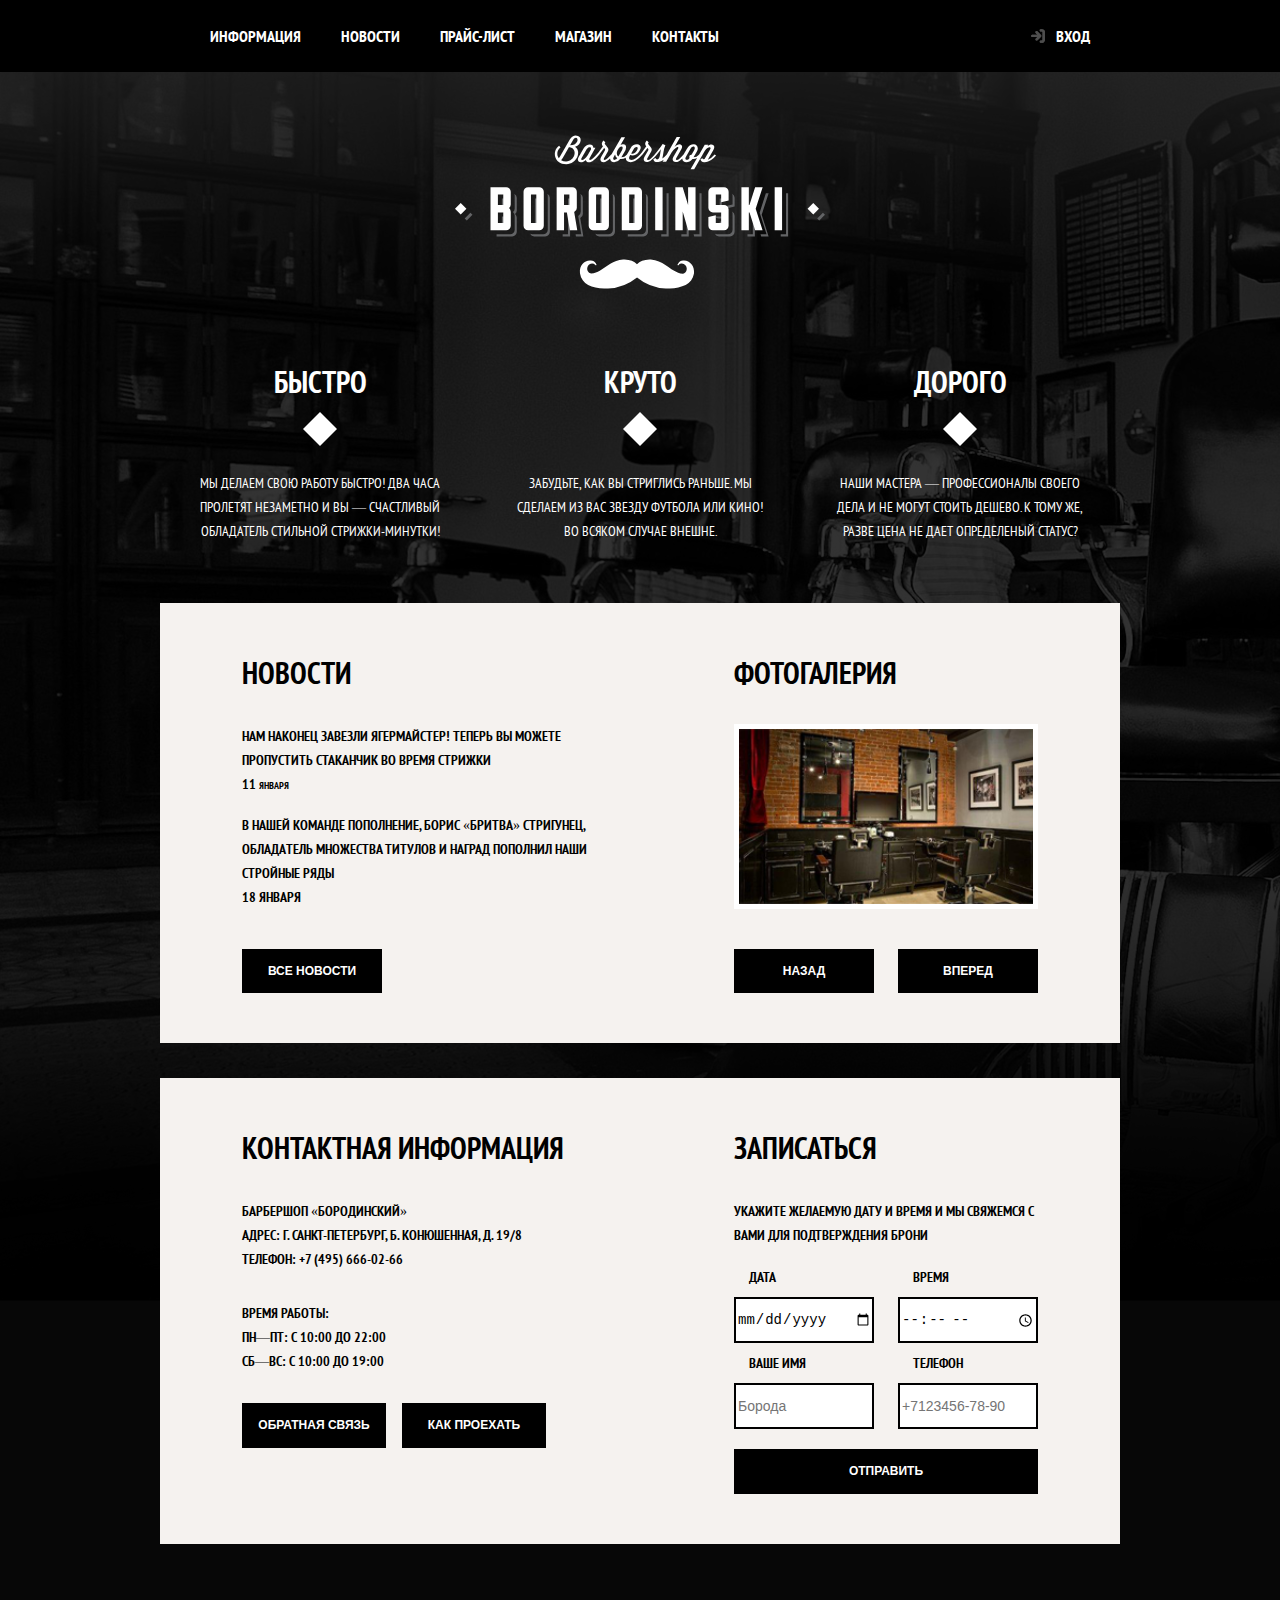
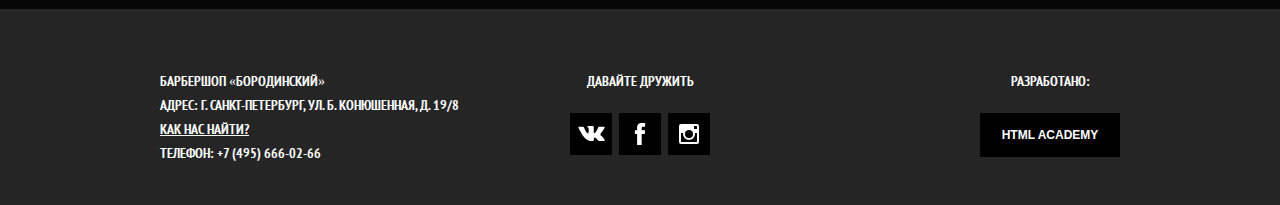
<file: index.html>
<!DOCTYPE html>

<head>
    <title>Barber shop</title>

    <!--Foreign code-->
    <link rel="stylesheet" href="./css/reset/reset.css">
    <link rel="stylesheet" href="./css/boostrap/bootstrap-grid.min.css">

    <!--Elements-->
    <link rel="stylesheet" href="./css/elements/barber-shop-button.css">
    <link rel="stylesheet" href="./css/elements/barber-shop-image.css">
    <link rel="stylesheet" href="./css/elements/barber-shop-form.css">

    <!--Blocks-->
    <link rel="stylesheet" href="./css/blocks/header.css">
    <link rel="stylesheet" href="./css/blocks/hero.css">
    <link rel="stylesheet" href="./css/blocks/comon.css">
    <link rel="stylesheet" href="./css/blocks/footer.css">

    <!--Positioning-->
    <link rel="stylesheet" href="./css/positioning/index.css">

</head>

<body>
    <header class="header">
        <nav class="nav-container">
            <div class="nav-container_left">
                <a href="./Web-page-discription.html" class="header__nav padding">Информация</a>
                <a href="./Web-page-discription.html" class="header__nav padding">Новости</a>
                <a href="./price.html" class="header__nav padding">Прайс-лист</a>
                <a href="./shop.html" class="header__nav padding">Магазин</a>
                <a href="#footer" class="header__nav padding">Контакты</a>
            </div>
            <div class="nav-container_rigt">
                <svg class="header__svg" xmlns="http://www.w3.org/2000/svg" width="16" height="16" viewBox="0 0 16 16">
                    <path d="M7.31 9.06l-.08.07-1.43 1.46a1.24 1.24 0 0 0-.23.32 1.17 1.17 0 0 0 .19 1.33 1.15 1.15 0 0 0 .95.37 1.18 1.18 0 0 0 .79-.37l1.85-1.86 1.72-1.72a1.15 1.15 0 0 0 .19-.27 1.11 1.11 0 0 0 .12-.6 1 1 0 0 0-.21-.58c-.14-.17-.29-.32-.44-.48L7.34 3.34a1.1 1.1 0 0 0-1-.28 1.12 1.12 0 0 0-.7.41 1.14 1.14 0 0 0-.27.67 1.19 1.19 0 0 0 .39 1l1.5 1.5.08.08H2.1a1.21 1.21 0 0 0-.72.42 1.15 1.15 0 0 0-.24 1 1.12 1.12 0 0 0 .39.62 1.14 1.14 0 0 0 .78.29h5zM12.51 8v3.93a.59.59 0 0 1-.26.5.67.67 0 0 1-.41.11h-1.27a1.18 1.18 0 0 0-.66.42 1.17 1.17 0 0 0 .21 1.67 1.1 1.1 0 0 0 .69.24h1a6 6 0 0 0 .64 0 2.32 2.32 0 0 0 .73-.24 3 3 0 0 0 .62-.42 3.14 3.14 0 0 0 .71-.86 2.88 2.88 0 0 0 .35-1.42v-8.2a2.51 2.51 0 0 0-.26-.9 3.05 3.05 0 0 0-.88-1.07 2.88 2.88 0 0 0-1.78-.62h-1.32a1.15 1.15 0 0 0-.65.37 1.12 1.12 0 0 0-.31.73 1.1 1.1 0 0 0 .18.67 1.13 1.13 0 0 0 1 .56h1.18a.62.62 0 0 1 .55.56v3.94z" />
                    <path d="M7.31 9.06h-5a1.14 1.14 0 0 1-.78-.29 1.12 1.12 0 0 1-.39-.62 1.15 1.15 0 0 1 .24-1 1.21 1.21 0 0 1 .72-.45h5.24l-.08-.08-1.5-1.5a1.19 1.19 0 0 1-.39-1 1.14 1.14 0 0 1 .27-.67 1.12 1.12 0 0 1 .7-.41 1.1 1.1 0 0 1 1 .28l3.39 3.38c.15.15.3.31.44.48a1 1 0 0 1 .21.58 1.11 1.11 0 0 1-.12.6 1.15 1.15 0 0 1-.19.27l-1.72 1.75-1.84 1.86a1.18 1.18 0 0 1-.79.37 1.15 1.15 0 0 1-.95-.37 1.17 1.17 0 0 1-.19-1.33 1.24 1.24 0 0 1 .23-.32l1.43-1.44.08-.07z" />
                    <path d="M12.51 8V4.06a.62.62 0 0 0-.51-.57h-1.18a1.13 1.13 0 0 1-1-.56 1.1 1.1 0 0 1-.18-.67 1.12 1.12 0 0 1 .36-.75 1.15 1.15 0 0 1 .65-.37h1.32a2.88 2.88 0 0 1 1.78.62 3.05 3.05 0 0 1 .85 1.04 2.51 2.51 0 0 1 .26.9v8.2a2.88 2.88 0 0 1-.35 1.42 3.14 3.14 0 0 1-.71.86 3 3 0 0 1-.62.42 2.32 2.32 0 0 1-.73.24 5.94 5.94 0 0 1-.64 0h-1a1.1 1.1 0 0 1-.69-.24 1.17 1.17 0 0 1-.21-1.6 1.18 1.18 0 0 1 .66-.42h1.27a.67.67 0 0 0 .41-.11.59.59 0 0 0 .26-.5V8.04z" />
                </svg>
                <a href="#" class="header__nav header__nav_wide">Вход</a>
            </div>
        </nav>
    </header>

    <hearo class="hero">
        <!-- <img class="hero-img" src="../img/png/index-logo.png" alt=""> -->
        <svg class="hero-img" xmlns="http://www.w3.org/2000/svg" viewBox="0 0 369.44 153">
            <path d="M119.86 11.43C127 9 127.59 0 120.51 0c-1.95 0-4.28 1.37-5.88 4.17L105 20.73a13.83 13.83 0 0 1-1.37 2c-2.46-3.39-1.74-8.45 1.71-10.67L104 10.27c-7.46 4.75-5.27 18.48 7.18 18.48 10.6-.01 15.52-12.75 8.68-17.32zM111.07 26a10.23 10.23 0 0 1-5.13-1.23 18.43 18.43 0 0 0 1.78-2.53l6-10.37 1 .1C123 13.72 119.69 26 111.07 26zm3.83-16.21l2.87-4.93c2.6-4.48 5.92-1.85 4.14 1.5-1.37 2.57-3.39 3.36-7.01 3.43z" fill="#fff" />
            <path d="M259.21 19l-.24.27a16.74 16.74 0 0 1-6.5 5c.58-.92 1-1.92 1.47-2.67l3.93-6.74c3.32-5.64-2.05-7.53-5.68-4.28l.72-1.23h-3.56L243.79 19l-.24.27a7.66 7.66 0 0 1-5.37 2.63l3.35-5.78c2.16-3.73.17-7.25-3.18-7.25-2.74 0-4.86 1.09-6.91 4.65l-1.75 3-1.46 2.48-.19.22c-2.57 3-5.06 5.34-6.64 5.34-.79 0-1.23-.55-.41-2l5.13-9c1.54-2.7.07-4.65-1.92-4.65-1.54 0-3.18.85-5 2.7l5.68-9.89h-3.56L211.45 19l-.2.23A22.14 22.14 0 0 1 207 23.1c1.13-3.39.89-8.59 3.08-13.14l-2.67-1.44c-1.47 2-4.69 6.67-7.9 10.43l-.24.27c-2.57 3-5.06 5.34-6.64 5.34-.79 0-1.23-.55-.41-2l3.56-6.23c1.23-2.16.65-3.42-.51-4.82l-2-2.39a1.39 1.39 0 0 1 .09-2l.11-.09-1.85-2c-2 1.81-2.19 3.83-.92 5.47l.3.41c-1.57 2.22-3.69 5.23-6 8l-.24.27c-2.57 3-5.85 5.34-8.35 5.34-2.19 0-3.49-1.37-1.85-4.24l.34-.62c2.29 1 6.6.51 9.27-4.1l.51-.89c1.92-3.28.07-5.75-2.84-5.75a7.53 7.53 0 0 0-6.67 4.11L171.7 19l-.21.24a7.59 7.59 0 0 1-5.37 2.63l3.35-5.78a8.66 8.66 0 0 0 1.34-4.09A3 3 0 0 0 168 8.82h-.41a4.14 4.14 0 0 0-2.33.79l4.52-7.83h-3.63L156.18 19l-.19.21c-2.57 3-5.06 5.34-6.64 5.34-.79 0-1.23-.55-.41-2l3.56-6.23c1.23-2.16.65-3.42-.51-4.82l-2-2.39a1.39 1.39 0 0 1 .1-2l.11-.09-1.85-2c-2 1.81-2.19 3.83-.92 5.47l.31.41c-1.57 2.22-3.7 5.23-6 8l-.24.27c-2.57 3-5.06 5.34-6.64 5.34-.79 0-1.23-.55-.41-2l5.75-10.06h-2A3.7 3.7 0 0 0 134.44 9c-1.92 0-4.58 1.51-6.09 4.11l-5 8.62c-1.51 2.64-.44 5.06 2.43 5.06 1.44 0 3.22-.92 4.93-2.33.17 1.37 1.27 2.33 3.08 2.33 2.94 0 6.33-3.15 9.27-6.57 1.71-2 3-3.76 5.88-7.63l.48.58a1.75 1.75 0 0 1 .21 2l-3.76 6.53c-1.5 2.64-.44 5.06 2.43 5.06 2.06 0 4.34-1.55 6.54-3.65 0 2.43 1.81 3.8 4.11 3.8a7.87 7.87 0 0 0 6-3.3 6 6 0 0 0 .79 0 10.44 10.44 0 0 0 4.72-1.4c-.19 2.57 1.68 4.52 4.82 4.52 4 0 8-3.15 11-6.57 1.71-2 3-3.76 5.88-7.63l.48.58a1.75 1.75 0 0 1 .21 2l-3.76 6.53c-1.51 2.64-.44 5.06 2.43 5.06s6.33-3.15 9.27-6.57c2-2.33 3.8-4.82 5.06-6.5-1.4 3.7-.65 10.33-4 10.33a2 2 0 0 1-1.68-1.3L198 23.82a3.88 3.88 0 0 0 3.9 2.87 9.63 9.63 0 0 0 1-.07h.1a12.54 12.54 0 0 0 5.47-2.36l-1.22 2.12h3.59l5.4-9.41c5.48-6.88 7.9-6 6.36-3.35l-4.62 8c-1.51 2.63-.44 5.06 2.43 5.06 2.07 0 4.35-1.56 6.55-3.67 0 4.54 6.29 5.42 10.15.55h.79a9.8 9.8 0 0 0 3.81-.94l-6.48 11.24h3.59l10.64-18.51c4-5.41 6.47-3.42 5.54-1.81l-5.37 9.31a1.37 1.37 0 0 1-2.57 0l-2 1a3.88 3.88 0 0 0 3.9 2.87h.21c5.17-.1 8.55-3.18 11.46-6.57a2.25 2.25 0 0 0-1.42-1.15zm-81-5c2.05-3.52 5.68-2.94 3.56.75l-.51.89c-1.71 2.91-4 2.84-5.34 2.36zm-45.61 5.61c-2.16 3.39-4.28 5-5.75 5-.79 0-1.23-.55-.41-2l5-8.66c1.92-3.32 5.71-2.46 4 .75zm26.79 4.86a1.33 1.33 0 0 1-1.44-1.37 4 4 0 0 1 .62-1.85l1.25-2.25a5.23 5.23 0 0 0 2.26 3.69 3.34 3.34 0 0 1-2.7 1.74zM163.1 21a3.84 3.84 0 0 1-1.51-3.22c0-2.53 2.46-6.67 4.48-6.67a1.36 1.36 0 0 1 1.34 1.54 4.33 4.33 0 0 1-.68 2.12zm73.08-1.78H236a2.1 2.1 0 0 0-2.09 2.11 2.34 2.34 0 0 0 .34 1.2v.07c-1.68 2.87-5.75 2.33-3.63-1.37l2.7-4.69 1.68-2.92c2.5-4.24 5.92-2.57 3.76 1.13zM-.004 73.257l5.714-5.713 5.712 5.715-5.714 5.712zm352.023.026l5.714-5.713 5.713 5.715-5.715 5.712z" fill="#fff" />
            <path fill="#636466" d="M46.8 73.48h2.08v-8.32h3.27v-2.09H46.8v10.41zM61.69 75V62.32a4.56 4.56 0 0 0-2.56-4.07 4.46 4.46 0 0 1 .48 2v12.68a4.47 4.47 0 0 1-1.66 3.51 5.2 5.2 0 0 1 1.66 3.69v14.1A4.63 4.63 0 0 1 55 98.79H41.49v2.08h15.64a4.63 4.63 0 0 0 4.56-4.56v-14.1A5.19 5.19 0 0 0 60 78.52 4.47 4.47 0 0 0 61.69 75z" />
            <path fill="#636466" d="M46.8 91.34h2.08v-8.39h3.27v-2.08H46.8v10.47zm33.01 0h2.08V65.16h3.27v-2.09h-5.35v28.27z" />
            <path d="M92.14 58.25a4.46 4.46 0 0 1 .48 2v34a4.63 4.63 0 0 1-4.56 4.56H77a4.5 4.5 0 0 1-2-.48 4.56 4.56 0 0 0 4.07 2.56h11.08a4.63 4.63 0 0 0 4.56-4.56v-34a4.57 4.57 0 0 0-2.57-4.08zm20.68 15.23h2.08v-8.32h3.28v-2.09h-5.36v10.41zm12.25 9.04a4.47 4.47 0 0 0 2.59-4.06V62.32a4.56 4.56 0 0 0-2.57-4.1 4.55 4.55 0 0 1 .48 2v16.15a4.46 4.46 0 0 1-2.57 4.07l3.08 18.35h-5.68l.35 2.08h7.39zm-9.42-1.65h-2.83v17.92h-5.31v2.09h7.39V82.95h1.1l-.35-2.08zm29.19 10.47h2.09V65.16h3.27v-2.09h-5.36v28.27z" fill="#636466" />
            <path d="M157.18 58.25a4.45 4.45 0 0 1 .48 2v34a4.63 4.63 0 0 1-4.56 4.56H142a4.49 4.49 0 0 1-2-.48 4.56 4.56 0 0 0 4.07 2.56h11.09a4.63 4.63 0 0 0 4.56-4.56v-34a4.57 4.57 0 0 0-2.54-4.08zm20.67 33.09h2.09V65.16h3.27v-2.09h-5.36v28.27z" fill="#636466" />
            <path d="M190.19 58.25a4.46 4.46 0 0 1 .48 2v34a4.63 4.63 0 0 1-4.56 4.56h-13.56v2.08h15.64a4.63 4.63 0 0 0 4.56-4.56v-34a4.57 4.57 0 0 0-2.56-4.08zm21.05-.48v41.02h-5.31v2.09h7.39V57.77h-2.08zm32.88 0v41.02h-5.9l.59 2.09h7.4V57.77h-2.09zm-12.81 22.18v18.84h-5.3v2.09h7.39V87.19l-2.09-7.24zM263.58 83h6.11v-2.13h-8.19a4.51 4.51 0 0 1-2-.48 4.53 4.53 0 0 0 4.08 2.61zm2.83 2.73l-2.09.48v5.13h2.09v-5.61zm10.25-27.48a4.46 4.46 0 0 1 .48 2V69l-5.37 1.24v2.56l7.45-1.73v-8.75a4.56 4.56 0 0 0-2.56-4.07z" fill="#636466" />
            <path d="M276.66 76.05a4.46 4.46 0 0 1 .48 2v16.2a4.63 4.63 0 0 1-4.56 4.56h-11.09a4.5 4.5 0 0 1-2-.48 4.56 4.56 0 0 0 4.07 2.56h11.08a4.63 4.63 0 0 0 4.56-4.56V80.12a4.56 4.56 0 0 0-2.54-4.07zm-12.34-12.98v10.41h2.09v-8.32h3.27v-2.09h-5.36zm33.69 17.8h-.68v17.92h-5.3v2.09h7.39V85.35l-1.41-4.48zm15.14-23.1h-2.75l-6.23 19.41 6.9 21.61h-6.01l.58 1.84.06.25h7.45l-6.9-21.62 6.9-21.49zm17.38 0v41.02h-5.3v2.09h7.38V57.77h-2.08z" fill="#636466" />
            <path d="M167.9 123.85h1.41c5.43.28 9.69 1.73 12.39 4.72 2.74-3 7-4.46 12.46-4.72h1.35c12.11.82 17.63 9.5 27.3 13.19a11.12 11.12 0 0 0 4.79 1c2.48-.27 4.06-2.78 3.74-5.58-.34-3-3.28-5.61-6.56-4.17a4.32 4.32 0 0 0-1.17.8c-.25.23-.53.83-1.17.61-.6-.5 0-1.23.31-1.65a6 6 0 0 1 6.07-3c5.63.4 10.67 5.34 9.81 12.82C236.71 149 226.53 152 214.46 153h-3.93a48.28 48.28 0 0 1-28.77-11 49.07 49.07 0 0 1-28.9 11H149c-12.16-1.07-22.44-4-24.23-15.46-.68-8.16 4.18-12.17 9.82-12.58a6.11 6.11 0 0 1 6.14 3c.28.46.8 1.17.31 1.72-.61.11-.91-.37-1.17-.61a4 4 0 0 0-2.82-1.23c-3.86-.14-6.08 4.15-4.54 7.61a4.33 4.33 0 0 0 3.37 2.52 11.69 11.69 0 0 0 4.79-1 23.84 23.84 0 0 0 3.87-1.9c7.35-4.26 13.1-10.31 23.36-11.22z" fill="#fff" />
            <path fill="#636466" d="M361.634 82.906l5.713-5.714 2.086 2.085-5.713 5.715zM9.667 82.95l5.713-5.714 2.086 2.086-5.713 5.713z" />
            <path d="M55.65 69A4.47 4.47 0 0 1 54 72.48a5.2 5.2 0 0 1 1.66 3.69v14.1a4.63 4.63 0 0 1-4.56 4.56H35.45V51.72h15.64a4.59 4.59 0 0 1 4.56 4.56zm-7.45-9.89h-5.36v10.41h5.36zm0 17.8h-5.36v10.47h5.36zm35.9-25.19a4.59 4.59 0 0 1 4.56 4.56v34a4.63 4.63 0 0 1-4.56 4.56H73a4.59 4.59 0 0 1-4.56-4.56v-34A4.55 4.55 0 0 1 73 51.72h11.1zm-2.9 7.39h-5.35v28.27h5.36zm33.51 35.72l-3-17.92h-2.83v17.92h-7.39V51.72h15.64a4.53 4.53 0 0 1 4.5 4.56v16.14a4.47 4.47 0 0 1-2.63 4.06l3.08 18.35zm-.49-35.72h-5.36v10.41h5.36zm34.92-7.39a4.59 4.59 0 0 1 4.56 4.56v34a4.63 4.63 0 0 1-4.56 4.56h-11.08a4.59 4.59 0 0 1-4.56-4.56v-34a4.55 4.55 0 0 1 4.5-4.56h11.1zm-2.9 7.39h-5.36v28.27h5.36zm35.91-7.39a4.59 4.59 0 0 1 4.56 4.56v34a4.63 4.63 0 0 1-4.56 4.56h-15.64V51.72zm-2.89 7.39h-5.36v28.27h5.36zm20.63-7.39h7.39v43.11h-7.39zm40.28 0v43.11h-7.39L227.36 76v18.83H220V51.72h7.33l5.42 17.67V51.72zm28.45 17.8a4.59 4.59 0 0 1 4.56 4.56v16.2a4.63 4.63 0 0 1-4.56 4.56h-11.08a4.59 4.59 0 0 1-4.54-4.56v-8.87l7.39-1.72v7.7h5.36V76.91h-8.19a4.55 4.55 0 0 1-4.56-4.54V56.28a4.55 4.55 0 0 1 4.54-4.56h11.1a4.59 4.59 0 0 1 4.56 4.56V65l-7.45 1.73v-7.62h-5.36v10.41zm31.6 3.7l6.9 21.62h-7.45l-.06-.25-5.54-17.67h-.68v17.91H286V51.72h7.39v17.8h.61l5.67-17.8h7.51zm18.97-21.5h7.39v43.11h-7.39z" fill="#fff" />
        </svg>
        <ul class="hero-container">
            <li class="hero-block">
                <div class="hero-block__header">Быстро</div>
                <div class="hero-block__squire"></div>
                <p class="hero-block__text">МЫ ДЕЛАЕМ СВОЮ РАБОТУ БЫСТРО! ДВА ЧАСА ПРОЛЕТЯТ НЕЗАМЕТНО И ВЫ — СЧАСТЛИВЫЙ ОБЛАДАТЕЛЬ СТИЛЬНОЙ СТРИЖКИ-МИНУТКИ!</p>
            </li>
            <li class="hero-block">
                <div class="hero-block__header">Круто</div>
                <div class="hero-block__squire"></div>
                <p class="hero-block__text">ЗАБУДЬТЕ, КАК ВЫ СТРИГЛИСЬ РАНЬШЕ. МЫ СДЕЛАЕМ ИЗ ВАС ЗВЕЗДУ ФУТБОЛА ИЛИ КИНО! ВО ВСЯКОМ СЛУЧАЕ ВНЕШНЕ.</p>
            </li>
            <li class="hero-block">
                <div class="hero-block__header">Дорого</div>
                <div class="hero-block__squire"></div>
                <p class="hero-block__text">НАШИ МАСТЕРА — ПРОФЕССИОНАЛЫ СВОЕГО ДЕЛА И НЕ МОГУТ СТОИТЬ ДЕШЕВО. К ТОМУ ЖЕ, РАЗВЕ ЦЕНА НЕ ДАЕТ ОПРЕДЕЛЕНЫЙ СТАТУС?</p>
            </li>
        </ul>
    </hearo>

    <!--news-->
    <div class="common news">
        <div class="common-container container g-0 news-container">
            <div class="row">
                <div class="col-5 offset-1">
                    <h2 class="common-header col">Новости</h2>
                </div>
                <div class="col-4 offset-1">
                    <h2 class="common-header col">Фотогалерия</h2>
                </div>
            </div>
            <div class="row">
                <div class="col-5 offset-1">
                    <div class="news-text-gap">
                        <p class="common-text">НАМ НАКОНЕЦ ЗАВЕЗЛИ ЯГЕРМАЙСТЕР! ТЕПЕРЬ ВЫ МОЖЕТЕ ПРОПУСТИТЬ СТАКАНЧИК ВО ВРЕМЯ СТРИЖКИ</p>
                        <div class="common-text">11 <span class="common-text_small">января</span></div>
                    </div>
                    <div class=>
                        <p class="common-text">В НАШЕЙ КОМАНДЕ ПОПОЛНЕНИЕ, БОРИС «БРИТВА» СТРИГУНЕЦ, ОБЛАДAТЕЛЬ МНОЖЕСТВА ТИТУЛОВ И НАГРАД ПОПОЛНИЛ НАШИ СТРОЙНЫЕ РЯДЫ</p>
                        <div class="common-text">18 <span class="common-text-small">января</span></div>
                    </div>
                </div>
                <div class="col-4 offset-1">
                    <img class="barber-shop-image" src="./img/png/info.png" alt="info image">
                </div>
            </div>
            <div class="row news-button-gap">
                <div class="col-2 offset-1">
                    <button class="button">Все новости</button>
                </div>
                <div class="col-2 offset-4">
                    <button class="button">Назад</button>
                </div>
                <div class="col-2">
                    <button class="button">Вперед</button>
                </div>
            </div>
        </div>
    </div>

    <!-- contact us -->
    <div class="common contact-us">
        <div class="common-container container g-0">
            <div class="row">
                <div class="col-5 offset-1">
                    <h2 class="common-header">Контактная информация</h2>
                </div>
                <div class="col-4 offset-1">
                    <h2 class="common-header">Записаться</h2>
                </div>
            </div>
            <div class="row">
                <div class="col-4 offset-1">
                    <div class="common-text form-text-gep">
                        <div>БАРБЕРШОП «БОРОДИНСКИЙ»</div>
                        <div>АДРЕС: Г. САНКТ-ПЕТЕРБУРГ, Б. КОНЮШЕННАЯ, Д. 19/8</div>
                        <div>ТЕЛЕФОН: +7 (495) 666-02-66</div>
                    </div>
                    <div class="common-text form-text-gep">
                        <div>ВРЕМЯ РАБОТЫ:</div>
                        <div>ПН—ПТ: С 10:00 ДО 22:00</div>
                        <div>СБ—ВС: С 10:00 ДО 19:00</div>
                    </div>
                    <div class="row g-3">
                        <div class="col">
                            <button class="button">Обратная связь</button>
                        </div>
                        <div class="col">
                            <button class="button">Как проехать</button>
                        </div>
                    </div>
                </div>

                <div class="col-4 offset-2">
                    <p class="common-text form-text-gep_small">УКАЖИТЕ ЖЕЛАЕМУЮ ДАТУ И ВРЕМЯ И МЫ СВЯЖЕМСЯ С ВАМИ ДЛЯ ПОДТВЕРЖДЕНИЯ БРОНИ</p>
                    <form action="">
                        <div class="row">
                            <div class="col">
                                <label class="barber-shop-labal" for="date">Дата</label>
                                <input class="barber-shop-form" type="date" name="date" id="date" placeholder="08.10.2017">
                            </div>
                            <div class="col">
                                <label class="barber-shop-labal" for="time">Время</label>
                                <input class="barber-shop-form" type="time" name="time" id="time" placeholder="10:00">
                            </div>
                        </div>

                        <div class="row">
                            <div class="col">
                                <label class="barber-shop-labal" for="name">Ваше имя</label>
                                <input class="barber-shop-form" type="text" name="name" id="name" placeholder="Борода">
                            </div>
                            <div class="col">
                                <label class="barber-shop-labal" for="phone">Телефон</label>
                                <input class="barber-shop-form" type="tel" name="phone number" id="phone" placeholder="+7123456-78-90" pattern="+[0-9]{1} [0-9]{3} [0-9]{3}-[0-9]{2}-[0-9]{2}">
                            </div>
                        </div>

                        <div class="row">
                            <div class="col">
                                <input class="button form-button-gap" type="submit" value="Отправить">
                            </div>
                        </div>
                    </form>
                </div>

            </div>
        </div>
    </div>

    <!-- Footer -->
    <footer id="footer" class="footer">
        <div class="footer-container container ">
            <div class="row">
                <div class="col-5">
                    <div>
                        <ul>
                            <li>БАРБЕРШОП «БОРОДИНСКИЙ»</li>
                            <li>АДРЕС: Г. САНКТ-ПЕТЕРБУРГ, УЛ. Б. КОНЮШЕННАЯ, Д. 19/8</li>
                            <li class="footer-text_underline">КАК НАС НАЙТИ?</li>
                            <li>ТЕЛЕФОН: +7 (495) 666-02-66</li>
                        </ul>
                    </div>
                </div>

                <div class="col-2">
                    <div>
                        <div class="footer-text_center">Давайте дружить</div>
                        <ul class="footer-icon-container footer-button-gap">
                            <li class="icon-squire">
                                <svg width="27" height="15" viewBox="0 0 26.14 14.91">
                                    <path d="M26 13.47l-.09-.17a13.55 13.55 0 0 0-2.6-3q-.87-.83-1.1-1.12A1 1 0 0 1 22 8a10.27 10.27 0 0 1 1.22-1.78l.88-1.16q2.35-3.13 2-4L26 .94a.8.8 0 0 0-.4-.22 2.14 2.14 0 0 0-.87 0h-3.92a.51.51 0 0 0-.27 0h-.3a.6.6 0 0 0-.15.14.93.93 0 0 0-.14.24 22.22 22.22 0 0 1-1.46 3.06q-.5.84-.93 1.46a7 7 0 0 1-.71.91 4.94 4.94 0 0 1-.52.47q-.23.18-.35.15l-.23-.05a.9.9 0 0 1-.31-.33 1.49 1.49 0 0 1-.16-.53V1.6a3.14 3.14 0 0 0 0-.62 2.12 2.12 0 0 0-.14-.44.73.73 0 0 0-.28-.33 1.57 1.57 0 0 0-.46-.18A9 9 0 0 0 12.57 0a8.93 8.93 0 0 0-3.25.33 1.83 1.83 0 0 0-.52.41q-.25.3-.07.33a1.67 1.67 0 0 1 1.16.59l.08.16a2.6 2.6 0 0 1 .19.63 6.32 6.32 0 0 1 .12 1 10.59 10.59 0 0 1 0 1.7q-.07.71-.13 1.1a2.21 2.21 0 0 1-.18.64 2.69 2.69 0 0 1-.16.3l-.07.07a1 1 0 0 1-.37.07.86.86 0 0 1-.46-.19 3.27 3.27 0 0 1-.56-.52 7 7 0 0 1-.66-.93q-.37-.6-.76-1.42l-.22-.39q-.2-.38-.56-1.11t-.62-1.43A.9.9 0 0 0 5.2.9h-.07a.93.93 0 0 0-.22-.16A1.44 1.44 0 0 0 4.6.65L.87.68A1 1 0 0 0 .1.94L0 1a.44.44 0 0 0 0 .22 1.08 1.08 0 0 0 .08.37Q.9 3.53 1.86 5.31t1.66 2.87Q4.23 9.27 5 10.24t1 1.24l.37.41.34.33a8.06 8.06 0 0 0 1 .78 16.34 16.34 0 0 0 1.4.9 7.6 7.6 0 0 0 1.79.72 6.19 6.19 0 0 0 2 .22h1.57a1.08 1.08 0 0 0 .72-.3l.05-.07a.9.9 0 0 0 .1-.25 1.38 1.38 0 0 0 0-.37 4.48 4.48 0 0 1 .09-1.05 2.77 2.77 0 0 1 .23-.71 1.74 1.74 0 0 1 .29-.4 1.19 1.19 0 0 1 .23-.2h.11a.86.86 0 0 1 .77.21 4.52 4.52 0 0 1 .83.79q.39.47.93 1.05a6.41 6.41 0 0 0 1 .87l.27.16a3.31 3.31 0 0 0 .71.3 1.53 1.53 0 0 0 .76.07l3.48-.05a1.58 1.58 0 0 0 .8-.17.68.68 0 0 0 .34-.37 1.06 1.06 0 0 0 0-.46 1.71 1.71 0 0 0-.1-.36z" />
                                </svg>
                            </li>
                            <li class="icon-squire">
                                <svg xmlns="http://www.w3.org/2000/svg" width="12" height="22" viewBox="0 0 10.15 21.74">
                                    <path d="M3.34 1.12A4.77 4.77 0 0 1 6.53 0h3.61v3.81H7.81a1.07 1.07 0 0 0-1.09.83v2.55h3.42c-.08 1.23-.24 2.45-.41 3.67h-3v10.87H2.21V10.86H0V7.21h2.19V3.66a3.83 3.83 0 0 1 1.15-2.54z" />
                                </svg>
                            </li>
                            <li class="icon-squire">
                                <svg xmlns="http://www.w3.org/2000/svg" width="20" height="20" viewBox="0 0 20 20">
                                    <path d="M18 0H2a2 2 0 0 0-2 2v16a2 2 0 0 0 2 2h16a2 2 0 0 0 2-2V2a2 2 0 0 0-2-2zm-8 6a4 4 0 1 1-4 4 4 4 0 0 1 4-4zM2.5 18a.47.47 0 0 1-.5-.5V9h2.1a3.4 3.4 0 0 0-.1 1 6 6 0 1 0 12 0 3.4 3.4 0 0 0-.1-1H18v8.5a.47.47 0 0 1-.5.5zM18 4.5a.47.47 0 0 1-.5.5h-2a.47.47 0 0 1-.5-.5v-2a.47.47 0 0 1 .5-.5h2a.47.47 0 0 1 .5.5z" />
                                </svg>
                            </li>
                        </ul>
                    </div>
                </div>

                <div class="col-2 offset-3">
                    <div>
                        <div class="footer-text_center">Разработано:</div>
                        <button class="button button_invert footer-button-gap">Html Academy</button>
                    </div>
                </div>
            </div>
        </div>
    </footer>

</body>
</file>
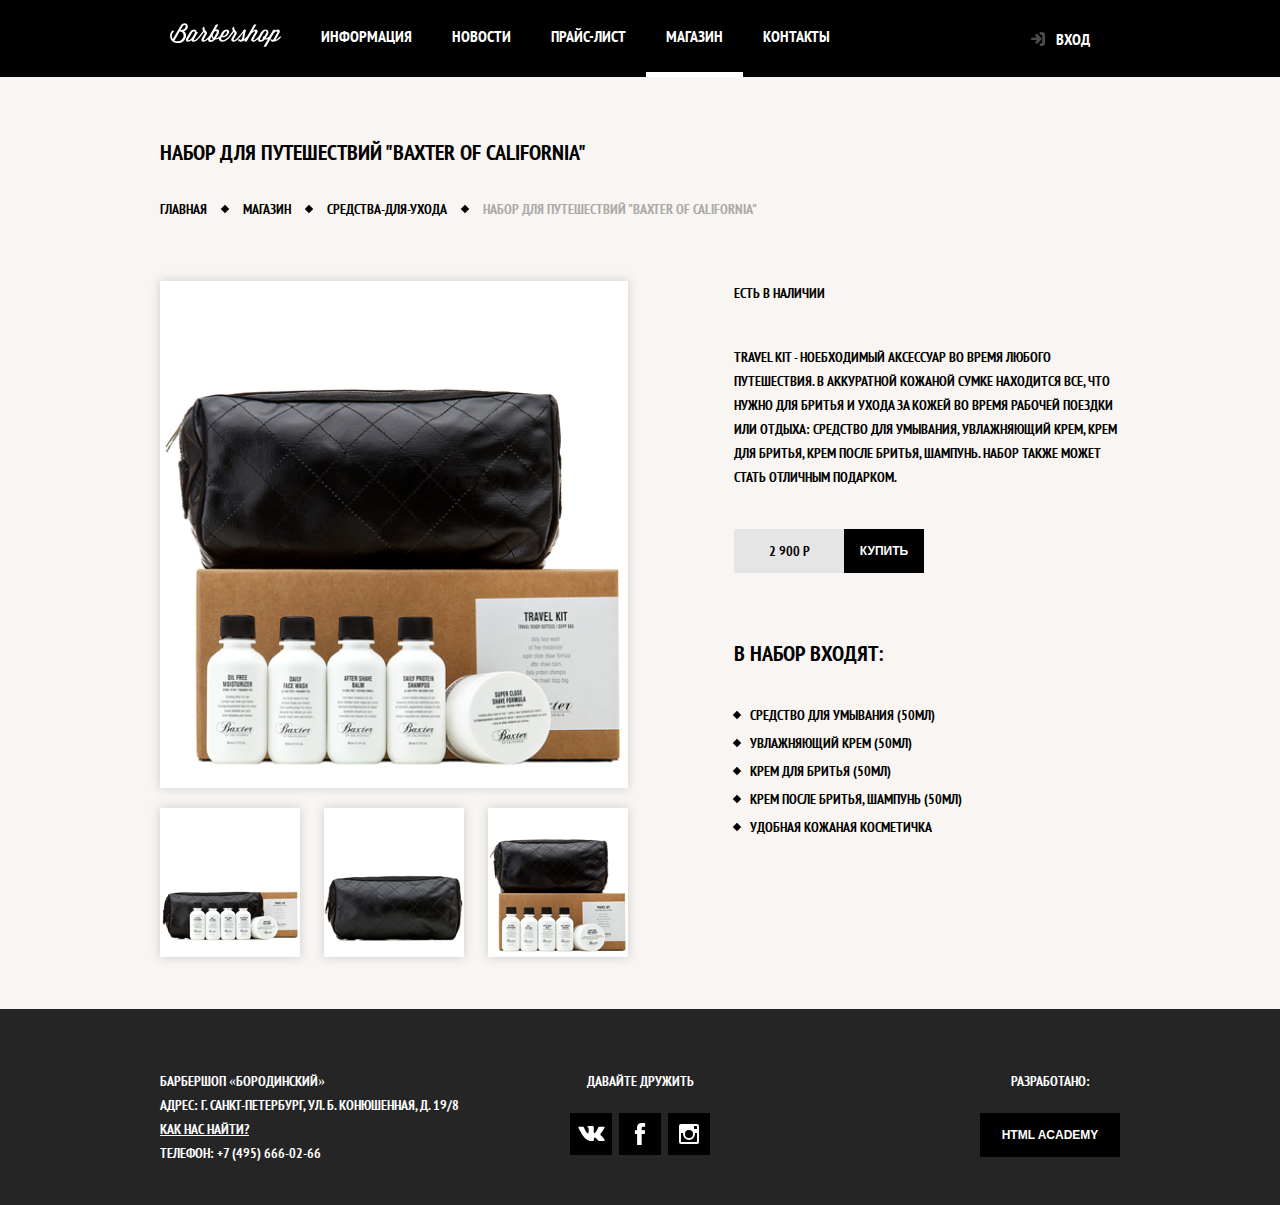
<file: item.htm>
<!DOCTYPE html>

<head>
    <title>Barber shop</title>

    <!--Foreign code-->
    <link rel="stylesheet" href="./css/reset/reset.css">
    <link rel="stylesheet" href="./css/boostrap/bootstrap-grid.min.css">

    <!--Elements-->
    <link rel="stylesheet" href="./css/elements/barber-shop-button.css">
    <link rel="stylesheet" href="./css/elements/barfer-shop-font.css">

    <!--Blocks-->
    <link rel="stylesheet" href="./css/blocks/header.css">
    <link rel="stylesheet" href="./css/blocks/footer.css">
    <link rel="stylesheet" href="./css/blocks/landing-page.css">
    <link rel="stylesheet" href="./css/blocks/barbershop-goods.css">

    <!--Positioning-->
    <link rel="stylesheet" href="./css/positioning/items.css">
</head>

<body>

    <!--header-->
    <header class="header">
        <nav class="nav-container move-left">
            <div class="nav-container_left">
                <a href="./index.html" class="header__nav padding nav_logo"><svg xmlns="http://www.w3.org/2000/svg" width="111" height="24" viewBox="0 0 111 24">
                        <path d="M13.93 8.17c5-1.67 5.34-7.88.45-7.88a5.06 5.06 0 0 0-4.06 2.88l-6.6 11.42A9.54 9.54 0 0 1 2.77 16 5.24 5.24 0 0 1 4 8.62L3 7.37c-5.14 3.28-3.63 12.75 5 12.75 7.26 0 10.66-8.81 5.93-11.95zM7.87 18.23a7.06 7.06 0 0 1-3.54-.85 12.72 12.72 0 0 0 1.23-1.75l4.13-7.15.66.07c5.76 1.21 3.47 9.68-2.48 9.68zM10.51 7l2-3.4c1.79-3.09 4.08-1.27 2.85 1C14.41 6.45 13 7 10.51 7z" fill="#fff" />
                        <path d="M110.08 13.37l-.17.19a11.55 11.55 0 0 1-4.49 3.44c.4-.64.71-1.32 1-1.84l2.71-4.65c2.29-3.89-1.42-5.19-3.92-2.95l.5-.85h-2.46l-3.84 6.66-.17.19a5.29 5.29 0 0 1-3.71 1.82l2.32-4c1.49-2.57.12-5-2.2-5-1.89 0-3.35.76-4.77 3.21l-1.2 2.1-1 1.72-.13.15c-1.77 2.05-3.49 3.68-4.58 3.68-.54 0-.85-.38-.28-1.34l3.54-6.21c1.06-1.87 0-3.21-1.32-3.21a5 5 0 0 0-3.42 1.87l3.92-6.82H84L77.13 13.4l-.14.16A15.28 15.28 0 0 1 74 16.22c.78-2.34.62-5.92 2.13-9.07l-1.85-1c-1 1.39-3.23 4.6-5.45 7.2l-.17.19c-1.77 2.05-3.49 3.68-4.58 3.68-.54 0-.85-.38-.28-1.34l2.46-4.3a2.51 2.51 0 0 0-.35-3.33l-1.34-1.63a1 1 0 0 1 .14-1.42l-1.27-1.39C62 5.06 61.92 6.45 62.8 7.59l.21.28c-1.09 1.53-2.55 3.61-4.15 5.5l-.17.19c-1.77 2.05-4 3.68-5.76 3.68-1.51 0-2.41-.94-1.28-2.93l.24-.42c1.58.66 4.56.35 6.4-2.83l.35-.61c1.32-2.27 0-4-2-4a5.19 5.19 0 0 0-4.6 2.83l-2.34 4.11-.15.17a5.24 5.24 0 0 1-3.71 1.82l2.31-4a6 6 0 0 0 .92-2.81 2.1 2.1 0 0 0-2.22-2.2 2.86 2.86 0 0 0-1.6.54l3.12-5.41h-2.5L39 13.41l-.13.15c-1.77 2.05-3.49 3.68-4.58 3.68-.54 0-.85-.38-.28-1.34l2.45-4.3a2.51 2.51 0 0 0-.35-3.33l-1.38-1.65a1 1 0 0 1 .14-1.42L33.6 3.81c-1.39 1.25-1.51 2.64-.6 3.78l.21.28c-1.09 1.53-2.55 3.61-4.15 5.5l-.17.19c-1.77 2.05-3.49 3.68-4.58 3.68-.54 0-.85-.38-.28-1.34L28 9h-1.43A2.55 2.55 0 0 0 24 6.48a5.45 5.45 0 0 0-4.2 2.83l-3.44 5.95c-1 1.82-.31 3.49 1.68 3.49a6 6 0 0 0 3.4-1.6 1.9 1.9 0 0 0 2.13 1.6c2 0 4.36-2.17 6.4-4.53C31.13 12.85 32 11.62 34 9l.32.4a1.21 1.21 0 0 1 .14 1.39l-2.6 4.51c-1 1.82-.31 3.49 1.68 3.49 1.43 0 3-1.07 4.51-2.52a2.58 2.58 0 0 0 2.83 2.62 5.43 5.43 0 0 0 4.18-2.29 4.16 4.16 0 0 0 .54 0 7.2 7.2 0 0 0 3.26-1c-.13 1.77 1.16 3.12 3.33 3.12 2.79 0 5.55-2.17 7.58-4.53 1.18-1.37 2.1-2.6 4.06-5.26l.33.4a1.21 1.21 0 0 1 .14 1.39l-2.6 4.51c-1 1.82-.31 3.49 1.68 3.49s4.36-2.17 6.4-4.53c1.39-1.6 2.62-3.33 3.49-4.48-1 2.55-.45 7.13-2.78 7.13a1.37 1.37 0 0 1-1.16-.9l-1.53.8a2.67 2.67 0 0 0 2.68 2 6.65 6.65 0 0 0 .68 0h.07A8.61 8.61 0 0 0 75 17.06l-.84 1.47h2.48L80.38 12c3.78-4.74 5.46-4.13 4.39-2.31l-3.19 5.55c-1 1.81-.3 3.49 1.68 3.49 1.43 0 3-1.07 4.52-2.53 0 3.13 4.34 3.74 7 .38h.54A6.77 6.77 0 0 0 98 16l-4.47 7.75H96l7.34-12.77c2.74-3.73 4.46-2.36 3.82-1.25l-3.71 6.42a1 1 0 0 1-1.77 0l-1.39.66a2.67 2.67 0 0 0 2.69 2h.14c3.56-.07 5.9-2.2 7.91-4.53a1.54 1.54 0 0 0-.95-.91zm-55.9-3.45c1.42-2.43 3.92-2 2.45.52l-.35.61c-1.18 2-2.76 2-3.68 1.63zm-31.46 3.87c-1.49 2.34-3 3.45-4 3.45-.54 0-.85-.38-.28-1.34l3.42-6c1.32-2.29 3.94-1.7 2.74.52zm18.48 3.35a.92.92 0 0 1-1-.94 2.76 2.76 0 0 1 .43-1.27l.87-1.51A3.61 3.61 0 0 0 43.06 16a2.3 2.3 0 0 1-1.86 1.14zm2.57-2.38a2.65 2.65 0 0 1-1-2.22c0-1.75 1.7-4.6 3.09-4.6A.94.94 0 0 1 46.75 9a3 3 0 0 1-.47 1.46zm50.42-1.23h-.12A1.45 1.45 0 0 0 92.63 15a1.62 1.62 0 0 0 .24.83c-1.16 2-4 1.6-2.5-.94l1.87-3.23 1.18-2c1.72-2.93 4.08-1.77 2.6.78z" fill="#fff" />
                    </svg> </a>
                <a href="./Web-page-discription.html" class="header__nav padding">Информация</a>
                <a href="./Web-page-discription.html" class="header__nav padding">Новости</a>
                <a href="./price.html" class="header__nav padding">Прайс-лист</a>
                <a href="./shop.html" class="header__nav padding nav-current">Магазин</a>
                <a href="#footer" class="header__nav padding">Контакты</a>
            </div>
            <div class="nav-container_rigt move-right">
                <svg class="header__svg" xmlns="http://www.w3.org/2000/svg" width="16" height="16" viewBox="0 0 16 16">
                    <path d="M7.31 9.06l-.08.07-1.43 1.46a1.24 1.24 0 0 0-.23.32 1.17 1.17 0 0 0 .19 1.33 1.15 1.15 0 0 0 .95.37 1.18 1.18 0 0 0 .79-.37l1.85-1.86 1.72-1.72a1.15 1.15 0 0 0 .19-.27 1.11 1.11 0 0 0 .12-.6 1 1 0 0 0-.21-.58c-.14-.17-.29-.32-.44-.48L7.34 3.34a1.1 1.1 0 0 0-1-.28 1.12 1.12 0 0 0-.7.41 1.14 1.14 0 0 0-.27.67 1.19 1.19 0 0 0 .39 1l1.5 1.5.08.08H2.1a1.21 1.21 0 0 0-.72.42 1.15 1.15 0 0 0-.24 1 1.12 1.12 0 0 0 .39.62 1.14 1.14 0 0 0 .78.29h5zM12.51 8v3.93a.59.59 0 0 1-.26.5.67.67 0 0 1-.41.11h-1.27a1.18 1.18 0 0 0-.66.42 1.17 1.17 0 0 0 .21 1.67 1.1 1.1 0 0 0 .69.24h1a6 6 0 0 0 .64 0 2.32 2.32 0 0 0 .73-.24 3 3 0 0 0 .62-.42 3.14 3.14 0 0 0 .71-.86 2.88 2.88 0 0 0 .35-1.42v-8.2a2.51 2.51 0 0 0-.26-.9 3.05 3.05 0 0 0-.88-1.07 2.88 2.88 0 0 0-1.78-.62h-1.32a1.15 1.15 0 0 0-.65.37 1.12 1.12 0 0 0-.31.73 1.1 1.1 0 0 0 .18.67 1.13 1.13 0 0 0 1 .56h1.18a.62.62 0 0 1 .55.56v3.94z" />
                    <path d="M7.31 9.06h-5a1.14 1.14 0 0 1-.78-.29 1.12 1.12 0 0 1-.39-.62 1.15 1.15 0 0 1 .24-1 1.21 1.21 0 0 1 .72-.45h5.24l-.08-.08-1.5-1.5a1.19 1.19 0 0 1-.39-1 1.14 1.14 0 0 1 .27-.67 1.12 1.12 0 0 1 .7-.41 1.1 1.1 0 0 1 1 .28l3.39 3.38c.15.15.3.31.44.48a1 1 0 0 1 .21.58 1.11 1.11 0 0 1-.12.6 1.15 1.15 0 0 1-.19.27l-1.72 1.75-1.84 1.86a1.18 1.18 0 0 1-.79.37 1.15 1.15 0 0 1-.95-.37 1.17 1.17 0 0 1-.19-1.33 1.24 1.24 0 0 1 .23-.32l1.43-1.44.08-.07z" />
                    <path d="M12.51 8V4.06a.62.62 0 0 0-.51-.57h-1.18a1.13 1.13 0 0 1-1-.56 1.1 1.1 0 0 1-.18-.67 1.12 1.12 0 0 1 .36-.75 1.15 1.15 0 0 1 .65-.37h1.32a2.88 2.88 0 0 1 1.78.62 3.05 3.05 0 0 1 .85 1.04 2.51 2.51 0 0 1 .26.9v8.2a2.88 2.88 0 0 1-.35 1.42 3.14 3.14 0 0 1-.71.86 3 3 0 0 1-.62.42 2.32 2.32 0 0 1-.73.24 5.94 5.94 0 0 1-.64 0h-1a1.1 1.1 0 0 1-.69-.24 1.17 1.17 0 0 1-.21-1.6 1.18 1.18 0 0 1 .66-.42h1.27a.67.67 0 0 0 .41-.11.59.59 0 0 0 .26-.5V8.04z" />
                </svg>
                <a href="#" class="header__nav header__nav_wide">Вход</a>
            </div>
        </nav>
    </header>


    <!-- landing-page -->
    <div class="landing-page">
        <div class="landing-page-container container g-0 landing-page-padding">

            <div class="row">
                <div class="col">
                    <h2 class="h2 landing-page-header_gap">Набор для путешествий "Baxter of california"</h2>
                </div>
            </div>

            <div class="row">
                <div class="col">
                    <nav class="landing-page-nav landing-page-nav_gap">
                        <a class="text landing-page-nav_margin" href="./index.html">Главная</a>
                        <div class="landing-page-squire landing-page-nav_margin"></div>
                        <a class="text landing-page-nav_margin" href="./shop.html">Магазин</a>
                        <div class="landing-page-squire landing-page-nav_margin"></div>
                        <a class="text landing-page-nav_margin" href="./shop.html">средства-для-ухода</a>
                        <div class="landing-page-squire landing-page-nav_margin"></div>
                        <a class="text landing-page-nav_margin landing-page-current" href="#">Набор для путешествий "Baxter of california"</a>
                    </nav>
                </div>
            </div>

            <div class="row">
                <!-- left -->
                <div class="col">
                    <div class="row landing-page-image-gap_vertical g-0">
                        <img class="col-6 landing-page-image" src="./img/png/travel-complect/big.png" alt="">
                    </div>

                    <div class="row">
                        <div class="col">
                            <img class="landing-page-image landing-page-image-gap_horizontal" src="./img/png/travel-complect/1.png" alt="">
                        </div>

                        <div class="col">
                            <img class="landing-page-image landing-page-image-gap_horizontal" src="./img/png/travel-complect/2.png" alt="">
                        </div>

                        <div class="col">
                            <img class="landing-page-image landing-page-image-gap_horizontal" src="./img/png/travel-complect/3.png" alt="">
                        </div>
                    </div>

                </div>

                <!-- right -->
                <div class="col-5 offset-1">
                    <!-- header? -->
                    <div class="row landing-page-element_gap">
                        <span class="text">Есть в наличии</span>
                    </div>

                    <!-- text -->
                    <div class="row landing-page-element_gap">
                        <p class="text">Travel kit - ноебходимый аксессуар во время любого путешествия. В аккуратной кожаной сумке находится все, что нужно для бритья и ухода за кожей во время рабочей поездки или отдыха: средство для умывания, увлажняющий крем, крем для бритья, крем после бритья, шампунь. Набор также может стать отличным подарком.</p>
                    </div>

                    <!-- button -->
                    <div class="row landing-page-button_gap">
                        <div class="landing-page-button-container">
                            <span class="text landing-page-price">2 900 P</span>
                            <button class="button landing-page-button">Купить</button>
                        </div>
                    </div>

                    <!-- list header -->
                    <div class="row landing-page-element_gap">
                        <h2 class="h2">В набор входят:</h2>
                    </div>

                    <!-- list -->
                    <div class="row landing-page-element_gap">
                        <ul>
                            <li class="landing-page-list list_small_gaps">
                                <div class="landing-page-squire landing-page-list_margin"></div>
                                <div>Средство для умывания (50мл)</div>
                            </li>
                            <li class="landing-page-list list_small_gaps">
                                <div class="landing-page-squire landing-page-list_margin"></div>
                                <div>Увлажняющий крем (50мл)</div>
                            </li>
                            <li class="landing-page-list list_small_gaps">
                                <div class="landing-page-squire landing-page-list_margin"></div>
                                <div>Крем для бритья (50мл)</div>
                            </li>
                            <li class="landing-page-list list_small_gaps">
                                <div class="landing-page-squire landing-page-list_margin"></div>
                                <div>Крем после бритья, шампунь (50мл)</div>
                            </li>
                            <li class="landing-page-list list_small_gaps">
                                <div class="landing-page-squire landing-page-list_margin"></div>
                                <div>Удобная кожаная косметичка</div>
                            </li>
                        </ul>
                    </div>
                </div>
            </div>
        </div>
    </div>

    <!-- Footer -->
    <footer class="footer" id="footer">
        <div class="footer-container container ">
            <div class="row">
                <div class="col-5">
                    <div>
                        <ul>
                            <li>БАРБЕРШОП «БОРОДИНСКИЙ»</li>
                            <li>АДРЕС: Г. САНКТ-ПЕТЕРБУРГ, УЛ. Б. КОНЮШЕННАЯ, Д. 19/8</li>
                            <li class="footer-text_underline">КАК НАС НАЙТИ?</li>
                            <li>ТЕЛЕФОН: +7 (495) 666-02-66</li>
                        </ul>
                    </div>
                </div>

                <div class="col-2">
                    <div>
                        <div class="footer-text_center">Давайте дружить</div>
                        <ul class="footer-icon-container footer-button-gap">
                            <li class="icon-squire">
                                <svg width="27" height="15" viewBox="0 0 26.14 14.91">
                                    <path d="M26 13.47l-.09-.17a13.55 13.55 0 0 0-2.6-3q-.87-.83-1.1-1.12A1 1 0 0 1 22 8a10.27 10.27 0 0 1 1.22-1.78l.88-1.16q2.35-3.13 2-4L26 .94a.8.8 0 0 0-.4-.22 2.14 2.14 0 0 0-.87 0h-3.92a.51.51 0 0 0-.27 0h-.3a.6.6 0 0 0-.15.14.93.93 0 0 0-.14.24 22.22 22.22 0 0 1-1.46 3.06q-.5.84-.93 1.46a7 7 0 0 1-.71.91 4.94 4.94 0 0 1-.52.47q-.23.18-.35.15l-.23-.05a.9.9 0 0 1-.31-.33 1.49 1.49 0 0 1-.16-.53V1.6a3.14 3.14 0 0 0 0-.62 2.12 2.12 0 0 0-.14-.44.73.73 0 0 0-.28-.33 1.57 1.57 0 0 0-.46-.18A9 9 0 0 0 12.57 0a8.93 8.93 0 0 0-3.25.33 1.83 1.83 0 0 0-.52.41q-.25.3-.07.33a1.67 1.67 0 0 1 1.16.59l.08.16a2.6 2.6 0 0 1 .19.63 6.32 6.32 0 0 1 .12 1 10.59 10.59 0 0 1 0 1.7q-.07.71-.13 1.1a2.21 2.21 0 0 1-.18.64 2.69 2.69 0 0 1-.16.3l-.07.07a1 1 0 0 1-.37.07.86.86 0 0 1-.46-.19 3.27 3.27 0 0 1-.56-.52 7 7 0 0 1-.66-.93q-.37-.6-.76-1.42l-.22-.39q-.2-.38-.56-1.11t-.62-1.43A.9.9 0 0 0 5.2.9h-.07a.93.93 0 0 0-.22-.16A1.44 1.44 0 0 0 4.6.65L.87.68A1 1 0 0 0 .1.94L0 1a.44.44 0 0 0 0 .22 1.08 1.08 0 0 0 .08.37Q.9 3.53 1.86 5.31t1.66 2.87Q4.23 9.27 5 10.24t1 1.24l.37.41.34.33a8.06 8.06 0 0 0 1 .78 16.34 16.34 0 0 0 1.4.9 7.6 7.6 0 0 0 1.79.72 6.19 6.19 0 0 0 2 .22h1.57a1.08 1.08 0 0 0 .72-.3l.05-.07a.9.9 0 0 0 .1-.25 1.38 1.38 0 0 0 0-.37 4.48 4.48 0 0 1 .09-1.05 2.77 2.77 0 0 1 .23-.71 1.74 1.74 0 0 1 .29-.4 1.19 1.19 0 0 1 .23-.2h.11a.86.86 0 0 1 .77.21 4.52 4.52 0 0 1 .83.79q.39.47.93 1.05a6.41 6.41 0 0 0 1 .87l.27.16a3.31 3.31 0 0 0 .71.3 1.53 1.53 0 0 0 .76.07l3.48-.05a1.58 1.58 0 0 0 .8-.17.68.68 0 0 0 .34-.37 1.06 1.06 0 0 0 0-.46 1.71 1.71 0 0 0-.1-.36z" />
                                </svg>
                            </li>
                            <li class="icon-squire">
                                <svg xmlns="http://www.w3.org/2000/svg" width="12" height="22" viewBox="0 0 10.15 21.74">
                                    <path d="M3.34 1.12A4.77 4.77 0 0 1 6.53 0h3.61v3.81H7.81a1.07 1.07 0 0 0-1.09.83v2.55h3.42c-.08 1.23-.24 2.45-.41 3.67h-3v10.87H2.21V10.86H0V7.21h2.19V3.66a3.83 3.83 0 0 1 1.15-2.54z" />
                                </svg>
                            </li>
                            <li class="icon-squire">
                                <svg xmlns="http://www.w3.org/2000/svg" width="20" height="20" viewBox="0 0 20 20">
                                    <path d="M18 0H2a2 2 0 0 0-2 2v16a2 2 0 0 0 2 2h16a2 2 0 0 0 2-2V2a2 2 0 0 0-2-2zm-8 6a4 4 0 1 1-4 4 4 4 0 0 1 4-4zM2.5 18a.47.47 0 0 1-.5-.5V9h2.1a3.4 3.4 0 0 0-.1 1 6 6 0 1 0 12 0 3.4 3.4 0 0 0-.1-1H18v8.5a.47.47 0 0 1-.5.5zM18 4.5a.47.47 0 0 1-.5.5h-2a.47.47 0 0 1-.5-.5v-2a.47.47 0 0 1 .5-.5h2a.47.47 0 0 1 .5.5z" />
                                </svg>
                            </li>
                        </ul>
                    </div>
                </div>

                <div class="col-2 offset-3">
                    <div>
                        <div class="footer-text_center">Разработано:</div>
                        <button class="button button_invert footer-button-gap">Html Academy</button>
                    </div>
                </div>
            </div>
        </div>
    </footer>

</body>

</html>
</file>
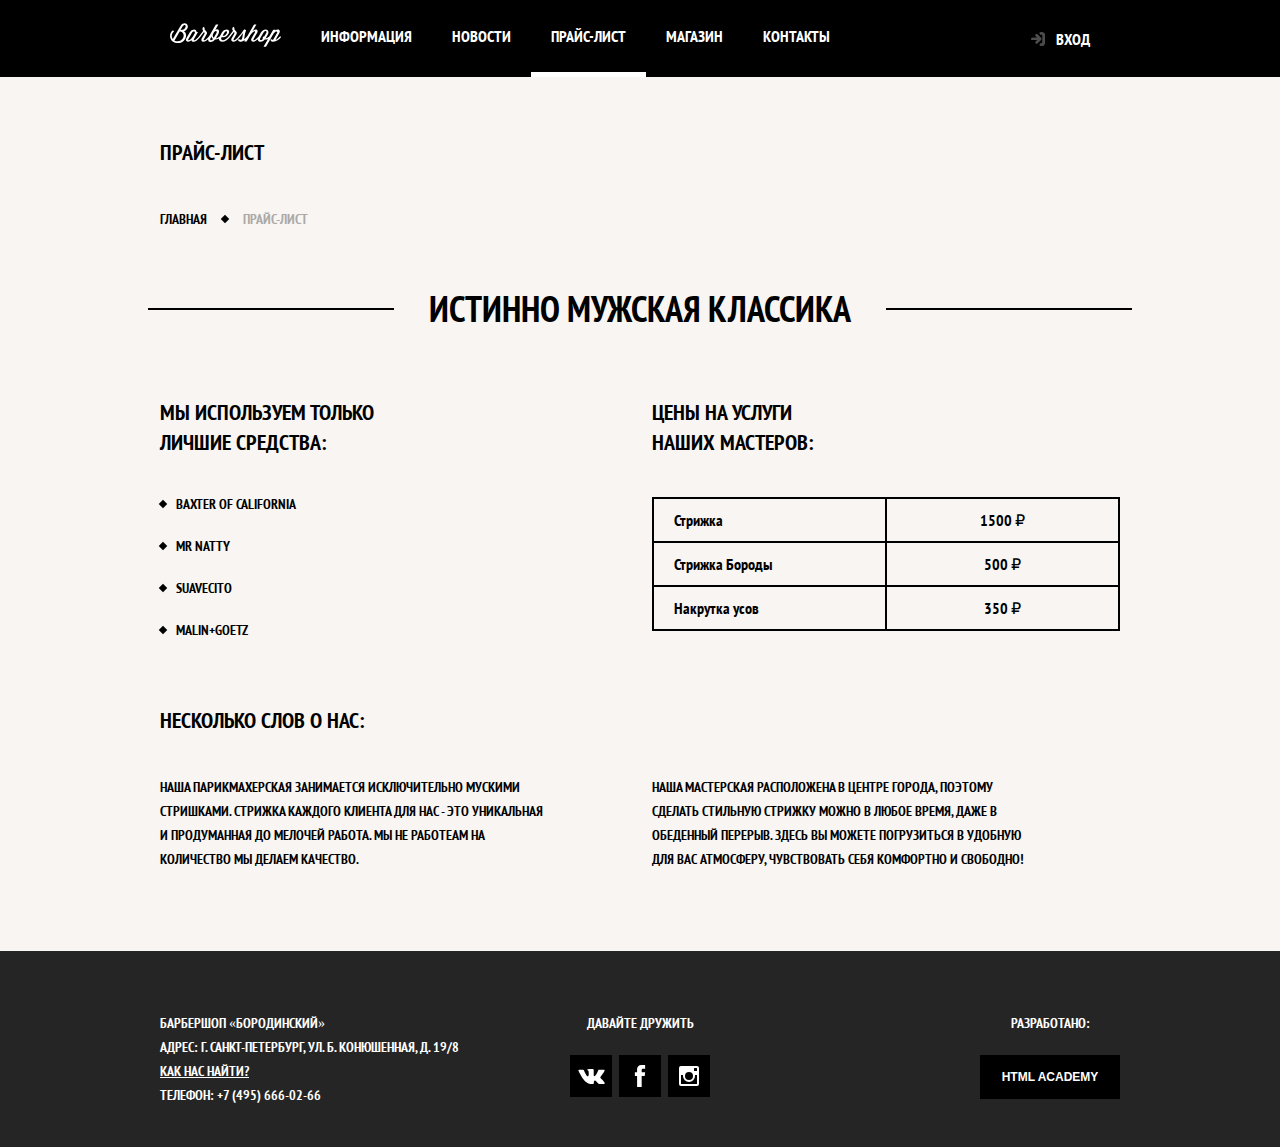
<file: price.html>
<!DOCTYPE html>

<head>
    <title>Barber shop</title>

    <!--Foreign code-->
    <link rel="stylesheet" href="./css/reset/reset.css">
    <link rel="stylesheet" href="./css/boostrap/bootstrap-grid.min.css">

    <!--Elements-->
    <link rel="stylesheet" href="./css/elements/barber-shop-button.css">
    <link rel="stylesheet" href="./css/elements/barfer-shop-font.css">
    <link rel="stylesheet" href="./css/elements/barber-shop-table.css">

    <!--Blocks-->
    <link rel="stylesheet" href="./css/blocks/header.css">
    <link rel="stylesheet" href="./css/blocks/hero.css">
    <link rel="stylesheet" href="./css/blocks/footer.css">
    <link rel="stylesheet" href="./css/blocks/landing-page.css">

    <!--Positioning-->
    <link rel="stylesheet" href="./css/positioning/price.css">
</head>

<body>

    <!--header-->
    <header class="header">
        <nav class="nav-container move-left">
            <div class="nav-container_left">
                <a href="./index.html" class="header__nav padding nav_logo"><svg xmlns="http://www.w3.org/2000/svg" width="111" height="24" viewBox="0 0 111 24">
                        <path d="M13.93 8.17c5-1.67 5.34-7.88.45-7.88a5.06 5.06 0 0 0-4.06 2.88l-6.6 11.42A9.54 9.54 0 0 1 2.77 16 5.24 5.24 0 0 1 4 8.62L3 7.37c-5.14 3.28-3.63 12.75 5 12.75 7.26 0 10.66-8.81 5.93-11.95zM7.87 18.23a7.06 7.06 0 0 1-3.54-.85 12.72 12.72 0 0 0 1.23-1.75l4.13-7.15.66.07c5.76 1.21 3.47 9.68-2.48 9.68zM10.51 7l2-3.4c1.79-3.09 4.08-1.27 2.85 1C14.41 6.45 13 7 10.51 7z" fill="#fff" />
                        <path d="M110.08 13.37l-.17.19a11.55 11.55 0 0 1-4.49 3.44c.4-.64.71-1.32 1-1.84l2.71-4.65c2.29-3.89-1.42-5.19-3.92-2.95l.5-.85h-2.46l-3.84 6.66-.17.19a5.29 5.29 0 0 1-3.71 1.82l2.32-4c1.49-2.57.12-5-2.2-5-1.89 0-3.35.76-4.77 3.21l-1.2 2.1-1 1.72-.13.15c-1.77 2.05-3.49 3.68-4.58 3.68-.54 0-.85-.38-.28-1.34l3.54-6.21c1.06-1.87 0-3.21-1.32-3.21a5 5 0 0 0-3.42 1.87l3.92-6.82H84L77.13 13.4l-.14.16A15.28 15.28 0 0 1 74 16.22c.78-2.34.62-5.92 2.13-9.07l-1.85-1c-1 1.39-3.23 4.6-5.45 7.2l-.17.19c-1.77 2.05-3.49 3.68-4.58 3.68-.54 0-.85-.38-.28-1.34l2.46-4.3a2.51 2.51 0 0 0-.35-3.33l-1.34-1.63a1 1 0 0 1 .14-1.42l-1.27-1.39C62 5.06 61.92 6.45 62.8 7.59l.21.28c-1.09 1.53-2.55 3.61-4.15 5.5l-.17.19c-1.77 2.05-4 3.68-5.76 3.68-1.51 0-2.41-.94-1.28-2.93l.24-.42c1.58.66 4.56.35 6.4-2.83l.35-.61c1.32-2.27 0-4-2-4a5.19 5.19 0 0 0-4.6 2.83l-2.34 4.11-.15.17a5.24 5.24 0 0 1-3.71 1.82l2.31-4a6 6 0 0 0 .92-2.81 2.1 2.1 0 0 0-2.22-2.2 2.86 2.86 0 0 0-1.6.54l3.12-5.41h-2.5L39 13.41l-.13.15c-1.77 2.05-3.49 3.68-4.58 3.68-.54 0-.85-.38-.28-1.34l2.45-4.3a2.51 2.51 0 0 0-.35-3.33l-1.38-1.65a1 1 0 0 1 .14-1.42L33.6 3.81c-1.39 1.25-1.51 2.64-.6 3.78l.21.28c-1.09 1.53-2.55 3.61-4.15 5.5l-.17.19c-1.77 2.05-3.49 3.68-4.58 3.68-.54 0-.85-.38-.28-1.34L28 9h-1.43A2.55 2.55 0 0 0 24 6.48a5.45 5.45 0 0 0-4.2 2.83l-3.44 5.95c-1 1.82-.31 3.49 1.68 3.49a6 6 0 0 0 3.4-1.6 1.9 1.9 0 0 0 2.13 1.6c2 0 4.36-2.17 6.4-4.53C31.13 12.85 32 11.62 34 9l.32.4a1.21 1.21 0 0 1 .14 1.39l-2.6 4.51c-1 1.82-.31 3.49 1.68 3.49 1.43 0 3-1.07 4.51-2.52a2.58 2.58 0 0 0 2.83 2.62 5.43 5.43 0 0 0 4.18-2.29 4.16 4.16 0 0 0 .54 0 7.2 7.2 0 0 0 3.26-1c-.13 1.77 1.16 3.12 3.33 3.12 2.79 0 5.55-2.17 7.58-4.53 1.18-1.37 2.1-2.6 4.06-5.26l.33.4a1.21 1.21 0 0 1 .14 1.39l-2.6 4.51c-1 1.82-.31 3.49 1.68 3.49s4.36-2.17 6.4-4.53c1.39-1.6 2.62-3.33 3.49-4.48-1 2.55-.45 7.13-2.78 7.13a1.37 1.37 0 0 1-1.16-.9l-1.53.8a2.67 2.67 0 0 0 2.68 2 6.65 6.65 0 0 0 .68 0h.07A8.61 8.61 0 0 0 75 17.06l-.84 1.47h2.48L80.38 12c3.78-4.74 5.46-4.13 4.39-2.31l-3.19 5.55c-1 1.81-.3 3.49 1.68 3.49 1.43 0 3-1.07 4.52-2.53 0 3.13 4.34 3.74 7 .38h.54A6.77 6.77 0 0 0 98 16l-4.47 7.75H96l7.34-12.77c2.74-3.73 4.46-2.36 3.82-1.25l-3.71 6.42a1 1 0 0 1-1.77 0l-1.39.66a2.67 2.67 0 0 0 2.69 2h.14c3.56-.07 5.9-2.2 7.91-4.53a1.54 1.54 0 0 0-.95-.91zm-55.9-3.45c1.42-2.43 3.92-2 2.45.52l-.35.61c-1.18 2-2.76 2-3.68 1.63zm-31.46 3.87c-1.49 2.34-3 3.45-4 3.45-.54 0-.85-.38-.28-1.34l3.42-6c1.32-2.29 3.94-1.7 2.74.52zm18.48 3.35a.92.92 0 0 1-1-.94 2.76 2.76 0 0 1 .43-1.27l.87-1.51A3.61 3.61 0 0 0 43.06 16a2.3 2.3 0 0 1-1.86 1.14zm2.57-2.38a2.65 2.65 0 0 1-1-2.22c0-1.75 1.7-4.6 3.09-4.6A.94.94 0 0 1 46.75 9a3 3 0 0 1-.47 1.46zm50.42-1.23h-.12A1.45 1.45 0 0 0 92.63 15a1.62 1.62 0 0 0 .24.83c-1.16 2-4 1.6-2.5-.94l1.87-3.23 1.18-2c1.72-2.93 4.08-1.77 2.6.78z" fill="#fff" />
                    </svg> </a>
                <a href="./Web-page-discription.html" class="header__nav padding">Информация</a>
                <a href="./Web-page-discription.html" class="header__nav padding">Новости</a>
                <a href="#" class="header__nav padding nav-current">Прайс-лист</a>
                <a href="./shop.html" class="header__nav padding">Магазин</a>
                <a href="#footer" class="header__nav padding">Контакты</a>
            </div>
            <div class="nav-container_rigt move-right">
                <svg class="header__svg" xmlns="http://www.w3.org/2000/svg" width="16" height="16" viewBox="0 0 16 16">
                    <path d="M7.31 9.06l-.08.07-1.43 1.46a1.24 1.24 0 0 0-.23.32 1.17 1.17 0 0 0 .19 1.33 1.15 1.15 0 0 0 .95.37 1.18 1.18 0 0 0 .79-.37l1.85-1.86 1.72-1.72a1.15 1.15 0 0 0 .19-.27 1.11 1.11 0 0 0 .12-.6 1 1 0 0 0-.21-.58c-.14-.17-.29-.32-.44-.48L7.34 3.34a1.1 1.1 0 0 0-1-.28 1.12 1.12 0 0 0-.7.41 1.14 1.14 0 0 0-.27.67 1.19 1.19 0 0 0 .39 1l1.5 1.5.08.08H2.1a1.21 1.21 0 0 0-.72.42 1.15 1.15 0 0 0-.24 1 1.12 1.12 0 0 0 .39.62 1.14 1.14 0 0 0 .78.29h5zM12.51 8v3.93a.59.59 0 0 1-.26.5.67.67 0 0 1-.41.11h-1.27a1.18 1.18 0 0 0-.66.42 1.17 1.17 0 0 0 .21 1.67 1.1 1.1 0 0 0 .69.24h1a6 6 0 0 0 .64 0 2.32 2.32 0 0 0 .73-.24 3 3 0 0 0 .62-.42 3.14 3.14 0 0 0 .71-.86 2.88 2.88 0 0 0 .35-1.42v-8.2a2.51 2.51 0 0 0-.26-.9 3.05 3.05 0 0 0-.88-1.07 2.88 2.88 0 0 0-1.78-.62h-1.32a1.15 1.15 0 0 0-.65.37 1.12 1.12 0 0 0-.31.73 1.1 1.1 0 0 0 .18.67 1.13 1.13 0 0 0 1 .56h1.18a.62.62 0 0 1 .55.56v3.94z" />
                    <path d="M7.31 9.06h-5a1.14 1.14 0 0 1-.78-.29 1.12 1.12 0 0 1-.39-.62 1.15 1.15 0 0 1 .24-1 1.21 1.21 0 0 1 .72-.45h5.24l-.08-.08-1.5-1.5a1.19 1.19 0 0 1-.39-1 1.14 1.14 0 0 1 .27-.67 1.12 1.12 0 0 1 .7-.41 1.1 1.1 0 0 1 1 .28l3.39 3.38c.15.15.3.31.44.48a1 1 0 0 1 .21.58 1.11 1.11 0 0 1-.12.6 1.15 1.15 0 0 1-.19.27l-1.72 1.75-1.84 1.86a1.18 1.18 0 0 1-.79.37 1.15 1.15 0 0 1-.95-.37 1.17 1.17 0 0 1-.19-1.33 1.24 1.24 0 0 1 .23-.32l1.43-1.44.08-.07z" />
                    <path d="M12.51 8V4.06a.62.62 0 0 0-.51-.57h-1.18a1.13 1.13 0 0 1-1-.56 1.1 1.1 0 0 1-.18-.67 1.12 1.12 0 0 1 .36-.75 1.15 1.15 0 0 1 .65-.37h1.32a2.88 2.88 0 0 1 1.78.62 3.05 3.05 0 0 1 .85 1.04 2.51 2.51 0 0 1 .26.9v8.2a2.88 2.88 0 0 1-.35 1.42 3.14 3.14 0 0 1-.71.86 3 3 0 0 1-.62.42 2.32 2.32 0 0 1-.73.24 5.94 5.94 0 0 1-.64 0h-1a1.1 1.1 0 0 1-.69-.24 1.17 1.17 0 0 1-.21-1.6 1.18 1.18 0 0 1 .66-.42h1.27a.67.67 0 0 0 .41-.11.59.59 0 0 0 .26-.5V8.04z" />
                </svg>
                <a href="#" class="header__nav header__nav_wide">Вход</a>
            </div>
        </nav>
    </header>

    <!-- landing-page -->
    <div class="landing-page">
        <div class="landing-page-container container g-0">

            <div class="row">
                <div class="col">
                    <h2 class="h2 landing-page-header_gap">Прайс-лист</h2>
                </div>
            </div>

            <div class="row">
                <div class="col">
                    <nav class="landing-page-nav">
                        <a class="text landing-page-nav_margin" href="./index.html">Главная</a>
                        <div class="landing-page-squire landing-page-nav_margin"></div>
                        <a class="text landing-page-nav_margin landing-page-current" href="#">Прайс-лист</a>
                    </nav>
                </div>
            </div>

            <div class="row align-items-center landing-page-header_big-gap">
                <div class="col-3 align-self-center header-line"></div>
                <h1 class="col h1">Истинно мужская классика</h1>
                <div class="col-3 align-self-center header-line"></div>
            </div>

            <div class="row landing-page-header_gap">
                <h2 class="col-3 h2">Мы используем только личшие средства:</h2>
                <h2 class="col-3 offset-3 h2">Цены на услуги<br>наших мастеров:</h2>
            </div>

            <div class="row landing-page-header_gap">
                <div class="col">
                    <ul>
                        <li class="landing-page-list list_big_gaps ">
                            <div class="landing-page-squire landing-page-list_margin"></div>
                            <div>Baxter of california</div>
                        </li>
                        <li li class="landing-page-list list_big_gaps ">
                            <div class="landing-page-squire landing-page-list_margin"></div>
                            <div>Mr natty</div>
                        </li>
                        <li class="landing-page-list list_big_gaps ">
                            <div class="landing-page-squire landing-page-list_margin"></div>
                            <div>suavecito</div>
                        </li>
                        <li class="landing-page-list list_big_gaps ">
                            <div class="landing-page-squire landing-page-list_margin"></div>
                            <div>Malin+goetz</div>
                        </li>
                    </ul>
                </div>
                <div class="col">
                    <table class="barber-shop-table">
                        <tr class="">
                            <td class="table_padding">Стрижка</td>
                            <td class="table_center">1500 ₽</td>
                        </tr>
                        <tr>
                            <td class="table_padding">Стрижка Бороды</td>
                            <td class="table_center">500 ₽</td>
                        </tr>
                        <tr>
                            <td class="table_padding">Накрутка усов</td>
                            <td class="table_center">350 ₽</td>
                        </tr>
                    </table>
                </div>
            </div>

            <div class="row landing-page-header_gap">
                <h2 class="col h2">Несколько слов о нас:</h2>
            </div>

            <div class="row">
                <div class="col-5">
                    <p class="text">Наша парикмахерская занимается исключительно мускими стришками. Стрижка каждого клиента для нас - это уникальная и продуманная до мелочей работа. Мы не работеам на количество мы делаем качество.</p>
                </div>
                <div class="col-5 offset-1">
                    <p class="text">Наша мастерская расположена в центре города, поэтому сделать стильную стрижку можно в любое время, даже в обеденный перерыв. Здесь вы можете погрузиться в удобную для вас атмосферу, чувствовать себя комфортно и свободно!</p>
                </div>
            </div>
        </div>
    </div>

    <!-- Footer -->
    <footer id="footer" class="footer">
        <div class="footer-container container ">
            <div class="row">
                <div class="col-5">
                    <div>
                        <ul>
                            <li>БАРБЕРШОП «БОРОДИНСКИЙ»</li>
                            <li>АДРЕС: Г. САНКТ-ПЕТЕРБУРГ, УЛ. Б. КОНЮШЕННАЯ, Д. 19/8</li>
                            <li class="footer-text_underline">КАК НАС НАЙТИ?</li>
                            <li>ТЕЛЕФОН: +7 (495) 666-02-66</li>
                        </ul>
                    </div>
                </div>

                <div class="col-2">
                    <div>
                        <div class="footer-text_center">Давайте дружить</div>
                        <ul class="footer-icon-container footer-button-gap">
                            <li class="icon-squire">
                                <svg width="27" height="15" viewBox="0 0 26.14 14.91">
                                    <path d="M26 13.47l-.09-.17a13.55 13.55 0 0 0-2.6-3q-.87-.83-1.1-1.12A1 1 0 0 1 22 8a10.27 10.27 0 0 1 1.22-1.78l.88-1.16q2.35-3.13 2-4L26 .94a.8.8 0 0 0-.4-.22 2.14 2.14 0 0 0-.87 0h-3.92a.51.51 0 0 0-.27 0h-.3a.6.6 0 0 0-.15.14.93.93 0 0 0-.14.24 22.22 22.22 0 0 1-1.46 3.06q-.5.84-.93 1.46a7 7 0 0 1-.71.91 4.94 4.94 0 0 1-.52.47q-.23.18-.35.15l-.23-.05a.9.9 0 0 1-.31-.33 1.49 1.49 0 0 1-.16-.53V1.6a3.14 3.14 0 0 0 0-.62 2.12 2.12 0 0 0-.14-.44.73.73 0 0 0-.28-.33 1.57 1.57 0 0 0-.46-.18A9 9 0 0 0 12.57 0a8.93 8.93 0 0 0-3.25.33 1.83 1.83 0 0 0-.52.41q-.25.3-.07.33a1.67 1.67 0 0 1 1.16.59l.08.16a2.6 2.6 0 0 1 .19.63 6.32 6.32 0 0 1 .12 1 10.59 10.59 0 0 1 0 1.7q-.07.71-.13 1.1a2.21 2.21 0 0 1-.18.64 2.69 2.69 0 0 1-.16.3l-.07.07a1 1 0 0 1-.37.07.86.86 0 0 1-.46-.19 3.27 3.27 0 0 1-.56-.52 7 7 0 0 1-.66-.93q-.37-.6-.76-1.42l-.22-.39q-.2-.38-.56-1.11t-.62-1.43A.9.9 0 0 0 5.2.9h-.07a.93.93 0 0 0-.22-.16A1.44 1.44 0 0 0 4.6.65L.87.68A1 1 0 0 0 .1.94L0 1a.44.44 0 0 0 0 .22 1.08 1.08 0 0 0 .08.37Q.9 3.53 1.86 5.31t1.66 2.87Q4.23 9.27 5 10.24t1 1.24l.37.41.34.33a8.06 8.06 0 0 0 1 .78 16.34 16.34 0 0 0 1.4.9 7.6 7.6 0 0 0 1.79.72 6.19 6.19 0 0 0 2 .22h1.57a1.08 1.08 0 0 0 .72-.3l.05-.07a.9.9 0 0 0 .1-.25 1.38 1.38 0 0 0 0-.37 4.48 4.48 0 0 1 .09-1.05 2.77 2.77 0 0 1 .23-.71 1.74 1.74 0 0 1 .29-.4 1.19 1.19 0 0 1 .23-.2h.11a.86.86 0 0 1 .77.21 4.52 4.52 0 0 1 .83.79q.39.47.93 1.05a6.41 6.41 0 0 0 1 .87l.27.16a3.31 3.31 0 0 0 .71.3 1.53 1.53 0 0 0 .76.07l3.48-.05a1.58 1.58 0 0 0 .8-.17.68.68 0 0 0 .34-.37 1.06 1.06 0 0 0 0-.46 1.71 1.71 0 0 0-.1-.36z" />
                                </svg>
                            </li>
                            <li class="icon-squire">
                                <svg xmlns="http://www.w3.org/2000/svg" width="12" height="22" viewBox="0 0 10.15 21.74">
                                    <path d="M3.34 1.12A4.77 4.77 0 0 1 6.53 0h3.61v3.81H7.81a1.07 1.07 0 0 0-1.09.83v2.55h3.42c-.08 1.23-.24 2.45-.41 3.67h-3v10.87H2.21V10.86H0V7.21h2.19V3.66a3.83 3.83 0 0 1 1.15-2.54z" />
                                </svg>
                            </li>
                            <li class="icon-squire">
                                <svg xmlns="http://www.w3.org/2000/svg" width="20" height="20" viewBox="0 0 20 20">
                                    <path d="M18 0H2a2 2 0 0 0-2 2v16a2 2 0 0 0 2 2h16a2 2 0 0 0 2-2V2a2 2 0 0 0-2-2zm-8 6a4 4 0 1 1-4 4 4 4 0 0 1 4-4zM2.5 18a.47.47 0 0 1-.5-.5V9h2.1a3.4 3.4 0 0 0-.1 1 6 6 0 1 0 12 0 3.4 3.4 0 0 0-.1-1H18v8.5a.47.47 0 0 1-.5.5zM18 4.5a.47.47 0 0 1-.5.5h-2a.47.47 0 0 1-.5-.5v-2a.47.47 0 0 1 .5-.5h2a.47.47 0 0 1 .5.5z" />
                                </svg>
                            </li>
                        </ul>
                    </div>
                </div>

                <div class="col-2 offset-3">
                    <div>
                        <div class="footer-text_center">Разработано:</div>
                        <button class="button button_invert footer-button-gap">Html Academy</button>
                    </div>
                </div>
            </div>
        </div>
    </footer>

</body>

</html>
</file>
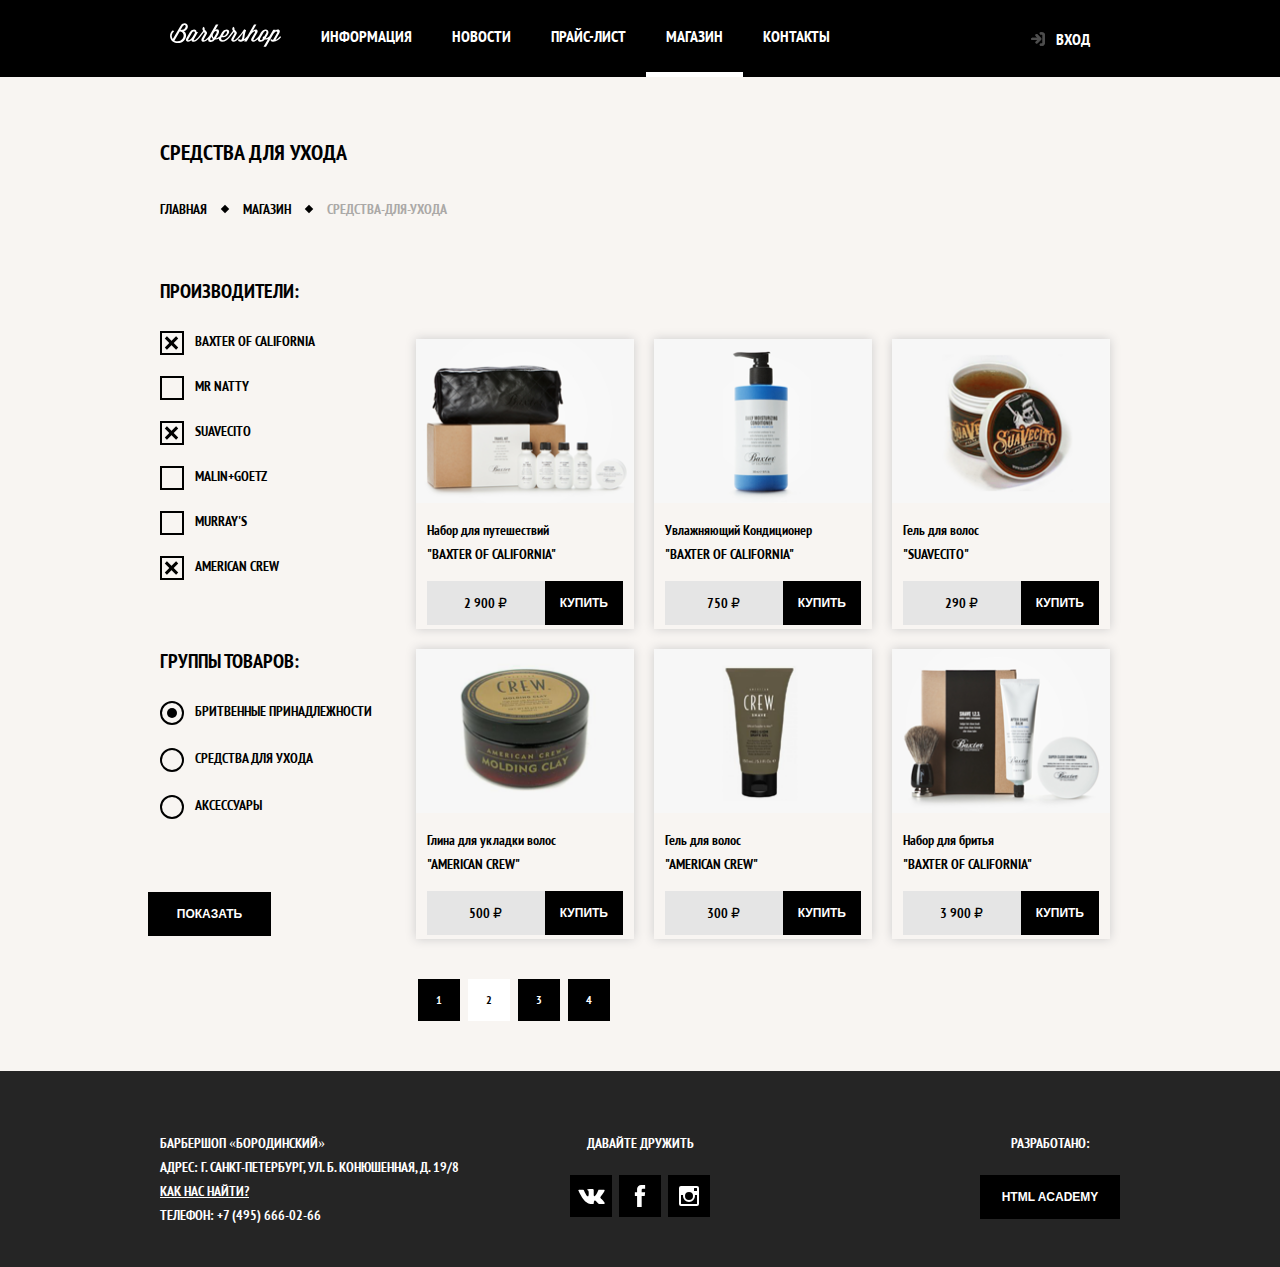
<file: shop.html>
<!DOCTYPE html>

<head>
    <title>Barber shop</title>

    <!--Foreign code-->
    <link rel="stylesheet" href="./css/reset/reset.css">
    <link rel="stylesheet" href="./css/boostrap/bootstrap-grid.min.css">

    <!--Elements-->
    <link rel="stylesheet" href="./css/elements/barber-shop-button.css">
    <link rel="stylesheet" href="./css/elements/barfer-shop-font.css">
    <link rel="stylesheet" href="./css/elements/barber-shop-checkbox.css">
    <link rel="stylesheet" href="./css/elements/barber-shop-radioButton.css">
    <link rel="stylesheet" href="./css/elements/Barber-shop-orderList.css">

    <!--Blocks-->
    <link rel="stylesheet" href="./css/blocks/header.css">
    <link rel="stylesheet" href="./css/blocks/footer.css">
    <link rel="stylesheet" href="./css/blocks/landing-page.css">
    <link rel="stylesheet" href="./css/blocks/barbershop-goods.css">

    <!--Positioning-->
    <link rel="stylesheet" href="./css/positioning/shop.css">
</head>

<body>

    <!--header-->
    <header class="header">
        <nav class="nav-container move-left">
            <div class="nav-container_left">
                <a href="./index.html" class="header__nav padding nav_logo"><svg xmlns="http://www.w3.org/2000/svg" width="111" height="24" viewBox="0 0 111 24">
                        <path d="M13.93 8.17c5-1.67 5.34-7.88.45-7.88a5.06 5.06 0 0 0-4.06 2.88l-6.6 11.42A9.54 9.54 0 0 1 2.77 16 5.24 5.24 0 0 1 4 8.62L3 7.37c-5.14 3.28-3.63 12.75 5 12.75 7.26 0 10.66-8.81 5.93-11.95zM7.87 18.23a7.06 7.06 0 0 1-3.54-.85 12.72 12.72 0 0 0 1.23-1.75l4.13-7.15.66.07c5.76 1.21 3.47 9.68-2.48 9.68zM10.51 7l2-3.4c1.79-3.09 4.08-1.27 2.85 1C14.41 6.45 13 7 10.51 7z" fill="#fff" />
                        <path d="M110.08 13.37l-.17.19a11.55 11.55 0 0 1-4.49 3.44c.4-.64.71-1.32 1-1.84l2.71-4.65c2.29-3.89-1.42-5.19-3.92-2.95l.5-.85h-2.46l-3.84 6.66-.17.19a5.29 5.29 0 0 1-3.71 1.82l2.32-4c1.49-2.57.12-5-2.2-5-1.89 0-3.35.76-4.77 3.21l-1.2 2.1-1 1.72-.13.15c-1.77 2.05-3.49 3.68-4.58 3.68-.54 0-.85-.38-.28-1.34l3.54-6.21c1.06-1.87 0-3.21-1.32-3.21a5 5 0 0 0-3.42 1.87l3.92-6.82H84L77.13 13.4l-.14.16A15.28 15.28 0 0 1 74 16.22c.78-2.34.62-5.92 2.13-9.07l-1.85-1c-1 1.39-3.23 4.6-5.45 7.2l-.17.19c-1.77 2.05-3.49 3.68-4.58 3.68-.54 0-.85-.38-.28-1.34l2.46-4.3a2.51 2.51 0 0 0-.35-3.33l-1.34-1.63a1 1 0 0 1 .14-1.42l-1.27-1.39C62 5.06 61.92 6.45 62.8 7.59l.21.28c-1.09 1.53-2.55 3.61-4.15 5.5l-.17.19c-1.77 2.05-4 3.68-5.76 3.68-1.51 0-2.41-.94-1.28-2.93l.24-.42c1.58.66 4.56.35 6.4-2.83l.35-.61c1.32-2.27 0-4-2-4a5.19 5.19 0 0 0-4.6 2.83l-2.34 4.11-.15.17a5.24 5.24 0 0 1-3.71 1.82l2.31-4a6 6 0 0 0 .92-2.81 2.1 2.1 0 0 0-2.22-2.2 2.86 2.86 0 0 0-1.6.54l3.12-5.41h-2.5L39 13.41l-.13.15c-1.77 2.05-3.49 3.68-4.58 3.68-.54 0-.85-.38-.28-1.34l2.45-4.3a2.51 2.51 0 0 0-.35-3.33l-1.38-1.65a1 1 0 0 1 .14-1.42L33.6 3.81c-1.39 1.25-1.51 2.64-.6 3.78l.21.28c-1.09 1.53-2.55 3.61-4.15 5.5l-.17.19c-1.77 2.05-3.49 3.68-4.58 3.68-.54 0-.85-.38-.28-1.34L28 9h-1.43A2.55 2.55 0 0 0 24 6.48a5.45 5.45 0 0 0-4.2 2.83l-3.44 5.95c-1 1.82-.31 3.49 1.68 3.49a6 6 0 0 0 3.4-1.6 1.9 1.9 0 0 0 2.13 1.6c2 0 4.36-2.17 6.4-4.53C31.13 12.85 32 11.62 34 9l.32.4a1.21 1.21 0 0 1 .14 1.39l-2.6 4.51c-1 1.82-.31 3.49 1.68 3.49 1.43 0 3-1.07 4.51-2.52a2.58 2.58 0 0 0 2.83 2.62 5.43 5.43 0 0 0 4.18-2.29 4.16 4.16 0 0 0 .54 0 7.2 7.2 0 0 0 3.26-1c-.13 1.77 1.16 3.12 3.33 3.12 2.79 0 5.55-2.17 7.58-4.53 1.18-1.37 2.1-2.6 4.06-5.26l.33.4a1.21 1.21 0 0 1 .14 1.39l-2.6 4.51c-1 1.82-.31 3.49 1.68 3.49s4.36-2.17 6.4-4.53c1.39-1.6 2.62-3.33 3.49-4.48-1 2.55-.45 7.13-2.78 7.13a1.37 1.37 0 0 1-1.16-.9l-1.53.8a2.67 2.67 0 0 0 2.68 2 6.65 6.65 0 0 0 .68 0h.07A8.61 8.61 0 0 0 75 17.06l-.84 1.47h2.48L80.38 12c3.78-4.74 5.46-4.13 4.39-2.31l-3.19 5.55c-1 1.81-.3 3.49 1.68 3.49 1.43 0 3-1.07 4.52-2.53 0 3.13 4.34 3.74 7 .38h.54A6.77 6.77 0 0 0 98 16l-4.47 7.75H96l7.34-12.77c2.74-3.73 4.46-2.36 3.82-1.25l-3.71 6.42a1 1 0 0 1-1.77 0l-1.39.66a2.67 2.67 0 0 0 2.69 2h.14c3.56-.07 5.9-2.2 7.91-4.53a1.54 1.54 0 0 0-.95-.91zm-55.9-3.45c1.42-2.43 3.92-2 2.45.52l-.35.61c-1.18 2-2.76 2-3.68 1.63zm-31.46 3.87c-1.49 2.34-3 3.45-4 3.45-.54 0-.85-.38-.28-1.34l3.42-6c1.32-2.29 3.94-1.7 2.74.52zm18.48 3.35a.92.92 0 0 1-1-.94 2.76 2.76 0 0 1 .43-1.27l.87-1.51A3.61 3.61 0 0 0 43.06 16a2.3 2.3 0 0 1-1.86 1.14zm2.57-2.38a2.65 2.65 0 0 1-1-2.22c0-1.75 1.7-4.6 3.09-4.6A.94.94 0 0 1 46.75 9a3 3 0 0 1-.47 1.46zm50.42-1.23h-.12A1.45 1.45 0 0 0 92.63 15a1.62 1.62 0 0 0 .24.83c-1.16 2-4 1.6-2.5-.94l1.87-3.23 1.18-2c1.72-2.93 4.08-1.77 2.6.78z" fill="#fff" />
                    </svg> </a>
                <a href="./Web-page-discription.html" class="header__nav padding">Информация</a>
                <a href="./Web-page-discription.html" class="header__nav padding">Новости</a>
                <a href="./price.html" class="header__nav padding">Прайс-лист</a>
                <a href="#" class="header__nav padding nav-current">Магазин</a>
                <a href="#footer" class="header__nav padding">Контакты</a>
            </div>
            <div class="nav-container_rigt move-right">
                <svg class="header__svg" xmlns="http://www.w3.org/2000/svg" width="16" height="16" viewBox="0 0 16 16">
                    <path d="M7.31 9.06l-.08.07-1.43 1.46a1.24 1.24 0 0 0-.23.32 1.17 1.17 0 0 0 .19 1.33 1.15 1.15 0 0 0 .95.37 1.18 1.18 0 0 0 .79-.37l1.85-1.86 1.72-1.72a1.15 1.15 0 0 0 .19-.27 1.11 1.11 0 0 0 .12-.6 1 1 0 0 0-.21-.58c-.14-.17-.29-.32-.44-.48L7.34 3.34a1.1 1.1 0 0 0-1-.28 1.12 1.12 0 0 0-.7.41 1.14 1.14 0 0 0-.27.67 1.19 1.19 0 0 0 .39 1l1.5 1.5.08.08H2.1a1.21 1.21 0 0 0-.72.42 1.15 1.15 0 0 0-.24 1 1.12 1.12 0 0 0 .39.62 1.14 1.14 0 0 0 .78.29h5zM12.51 8v3.93a.59.59 0 0 1-.26.5.67.67 0 0 1-.41.11h-1.27a1.18 1.18 0 0 0-.66.42 1.17 1.17 0 0 0 .21 1.67 1.1 1.1 0 0 0 .69.24h1a6 6 0 0 0 .64 0 2.32 2.32 0 0 0 .73-.24 3 3 0 0 0 .62-.42 3.14 3.14 0 0 0 .71-.86 2.88 2.88 0 0 0 .35-1.42v-8.2a2.51 2.51 0 0 0-.26-.9 3.05 3.05 0 0 0-.88-1.07 2.88 2.88 0 0 0-1.78-.62h-1.32a1.15 1.15 0 0 0-.65.37 1.12 1.12 0 0 0-.31.73 1.1 1.1 0 0 0 .18.67 1.13 1.13 0 0 0 1 .56h1.18a.62.62 0 0 1 .55.56v3.94z" />
                    <path d="M7.31 9.06h-5a1.14 1.14 0 0 1-.78-.29 1.12 1.12 0 0 1-.39-.62 1.15 1.15 0 0 1 .24-1 1.21 1.21 0 0 1 .72-.45h5.24l-.08-.08-1.5-1.5a1.19 1.19 0 0 1-.39-1 1.14 1.14 0 0 1 .27-.67 1.12 1.12 0 0 1 .7-.41 1.1 1.1 0 0 1 1 .28l3.39 3.38c.15.15.3.31.44.48a1 1 0 0 1 .21.58 1.11 1.11 0 0 1-.12.6 1.15 1.15 0 0 1-.19.27l-1.72 1.75-1.84 1.86a1.18 1.18 0 0 1-.79.37 1.15 1.15 0 0 1-.95-.37 1.17 1.17 0 0 1-.19-1.33 1.24 1.24 0 0 1 .23-.32l1.43-1.44.08-.07z" />
                    <path d="M12.51 8V4.06a.62.62 0 0 0-.51-.57h-1.18a1.13 1.13 0 0 1-1-.56 1.1 1.1 0 0 1-.18-.67 1.12 1.12 0 0 1 .36-.75 1.15 1.15 0 0 1 .65-.37h1.32a2.88 2.88 0 0 1 1.78.62 3.05 3.05 0 0 1 .85 1.04 2.51 2.51 0 0 1 .26.9v8.2a2.88 2.88 0 0 1-.35 1.42 3.14 3.14 0 0 1-.71.86 3 3 0 0 1-.62.42 2.32 2.32 0 0 1-.73.24 5.94 5.94 0 0 1-.64 0h-1a1.1 1.1 0 0 1-.69-.24 1.17 1.17 0 0 1-.21-1.6 1.18 1.18 0 0 1 .66-.42h1.27a.67.67 0 0 0 .41-.11.59.59 0 0 0 .26-.5V8.04z" />
                </svg>
                <a href="#" class="header__nav header__nav_wide">Вход</a>
            </div>
        </nav>
    </header>

    <!-- landing-page -->
    <div class="landing-page">
        <div class="landing-page-container container g-0 landing-page-padding">

            <div class="row">
                <div class="col">
                    <h2 class="h2 landing-page-header_gap">средства для ухода</h2>
                </div>
            </div>

            <div class="row">
                <div class="col">
                    <nav class="landing-page-nav landing-page-nav_gap">
                        <a class="text landing-page-nav_margin" href="./index.html">Главная</a>
                        <div class="landing-page-squire landing-page-nav_margin"></div>
                        <a class="text landing-page-nav_margin" href="#">Магазин</a>
                        <div class="landing-page-squire landing-page-nav_margin"></div>
                        <a class="text landing-page-nav_margin landing-page-current" href="#">средства-для-ухода</a>
                    </nav>
                </div>
            </div>

            <div class="row">
                <!-- leftt -->
                <div class="col-3">
                    <div class="row">
                        <h3 class="h3 landing-page-header_gap">Производители:</h3>
                    </div>
                    <div class="row">
                        <ul class="landing-page-list_gap">
                            <li>
                                <label class="checkbox-container list_small_gaps">Baxter of california
                                    <input type="checkbox" checked="checked">
                                    <span class="checkmark"></span>
                                </label>
                            </li>

                            <li>
                                <label class="checkbox-container list_small_gaps">Mr natty
                                    <input type="checkbox">
                                    <span class="checkmark"></span>
                                </label>
                            </li>

                            <li>
                                <label class="checkbox-container list_small_gaps">Suavecito
                                    <input type="checkbox" checked="checked">
                                    <span class="checkmark"></span>
                                </label>
                            </li>

                            <li>
                                <label class="checkbox-container list_small_gaps">Malin+goetz
                                    <input type="checkbox">
                                    <span class="checkmark"></span>
                                </label>
                            </li>

                            <li>
                                <label class="checkbox-container list_small_gaps">Murray's
                                    <input type="checkbox">
                                    <span class="checkmark"></span>
                                </label>
                            </li>

                            <li>
                                <label class="checkbox-container list_small_gaps">American crew
                                    <input type="checkbox" checked="checked">
                                    <span class="checkmark"></span>
                                </label>
                            </li>
                        </ul>
                    </div>

                    <div class="row">
                        <h3 class="h3 landing-page-header_gap">Группы товаров:</h3>
                    </div>

                    <div class="row">
                        <ul class="landing-page-list_gap">
                            <li>
                                <label class="radioButton-container list_small_gaps">Бритвенные принадлежности
                                    <input type="radio" checked="checked" name="radio">
                                    <span class="radio-checkmark"></span>
                                </label>

                                <label class="radioButton-container list_small_gaps">Средства для ухода
                                    <input type="radio" name="radio">
                                    <span class="radio-checkmark"></span>
                                </label>

                                <label class="radioButton-container list_small_gaps">Аксессуары
                                    <input type="radio" name="radio">
                                    <span class="radio-checkmark"></span>
                                </label>
                            </li>
                        </ul>
                    </div>

                    <div class="row">
                        <button class="button goods-list-button">Показать</button>
                    </div>
                </div>


                <!-- right -->
                <div class="col g-5">
                    <!-- container -->
                    <div class="row  ">
                        <div class="col goods-container">
                            <img class="goods-img goods-margin_allElements" src="./img/png/goods/goods-1.png" alt="">
                            <div class="goods-text-box goods-margin_allElements">
                                <h3 class="text text-normal">Набор для путешествий</h3>
                                <h4 class="text">"Baxter of california"</h4>
                            </div>
                            <form action="./item.htm" class="goods-buy-box">
                                <div class="goods-price text">2 900 ₽</div>
                                <button href="./item.htm" class="button goods-price-button">Купить</button>
                            </form>
                        </div>

                        <div class="col goods-container">
                            <img class="goods-img goods-margin_allElements" src="./img/png/goods/goods-2.png" alt="">
                            <div class="goods-text-box goods-margin_allElements">
                                <h3 class="text text-normal">Увлажняющий Кондиционер</h3>
                                <h4 class="text">"Baxter of california"</h4>
                            </div>
                            <form action="./item.htm" class="goods-buy-box">
                                <div class="goods-price text">750 ₽</div>
                                <button href="./item.htm" class="button goods-price-button">Купить</button>
                            </form>
                        </div>

                        <div class="col goods-container">
                            <img class="goods-img goods-margin_allElements" src="./img/png/goods/goods-3.png" alt="">
                            <div class="goods-text-box goods-margin_allElements">
                                <h3 class="text text-normal">Гель для волос</h3>
                                <h4 class="text">"Suavecito"</h4>
                            </div>
                            <form action="./item.htm" class="goods-buy-box">
                                <div class="goods-price text">290 ₽</div>
                                <button href="./item.htm" class="button goods-price-button">Купить</button>
                            </form>
                        </div>
                    </div>

                    <div class="row ">
                        <div class="col goods-container">
                            <img class="goods-img goods-margin_allElements" src="./img/png/goods/goods-4.png" alt="">
                            <div class="goods-text-box goods-margin_allElements">
                                <h3 class="text  text-normal">Глина для укладки волос</h3>
                                <h4 class="text">"American crew"</h4>
                            </div>
                            <form action="./item.htm" class="goods-buy-box">
                                <div class="goods-price text">500 ₽</div>
                                <button href="./item.htm" class="button goods-price-button">Купить</button>
                            </form>
                        </div>

                        <div class="col goods-container">
                            <img class="goods-img goods-margin_allElements" src="./img/png/goods/goods-5.png" alt="">
                            <div class="goods-text-box goods-margin_allElements">
                                <h3 class="text  text-normal">Гель для волос</h3>
                                <h4 class="text">"American crew"</h4>
                            </div>
                            <form action="./item.htm" class="goods-buy-box">
                                <div class="goods-price text">300 ₽</div>
                                <button href="./item.htm" class="button goods-price-button">Купить</button>
                            </form>
                        </div>

                        <div class="col goods-container">
                            <img class="goods-img goods-margin_allElements" src="./img/png/goods/goods-6.png" alt="">
                            <div class="goods-text-box goods-margin_allElements">
                                <h3 class="text  text-normal">Набор для бритья</h3>
                                <h4 class="text">"Baxter of california"</h4>
                            </div>
                            <form action="./item.htm" class="goods-buy-box">
                                <div class="goods-price text">3 900 ₽</div>
                                <button href="./item.htm" class="button goods-price-button">Купить</button>
                            </form>
                        </div>
                    </div>

                    <div class="row">
                        <div class="col">
                            <ol class="Order-list-container">
                                <li class="Order-list-box">1</li>
                                <li class="Order-list-box Order-list-box-current">2</li>
                                <li class="Order-list-box">3</li>
                                <li class="Order-list-box">4</li>
                            </ol>
                        </div>
                    </div>

                </div>
            </div>
        </div>
    </div>

    <!-- Footer -->
    <footer class="footer" id="footer">
        <div class="footer-container container ">
            <div class="row">
                <div class="col-5">
                    <div>
                        <ul>
                            <li>БАРБЕРШОП «БОРОДИНСКИЙ»</li>
                            <li>АДРЕС: Г. САНКТ-ПЕТЕРБУРГ, УЛ. Б. КОНЮШЕННАЯ, Д. 19/8</li>
                            <li class="footer-text_underline">КАК НАС НАЙТИ?</li>
                            <li>ТЕЛЕФОН: +7 (495) 666-02-66</li>
                        </ul>
                    </div>
                </div>

                <div class="col-2">
                    <div>
                        <div class="footer-text_center">Давайте дружить</div>
                        <ul class="footer-icon-container footer-button-gap">
                            <li class="icon-squire">
                                <svg width="27" height="15" viewBox="0 0 26.14 14.91">
                                    <path d="M26 13.47l-.09-.17a13.55 13.55 0 0 0-2.6-3q-.87-.83-1.1-1.12A1 1 0 0 1 22 8a10.27 10.27 0 0 1 1.22-1.78l.88-1.16q2.35-3.13 2-4L26 .94a.8.8 0 0 0-.4-.22 2.14 2.14 0 0 0-.87 0h-3.92a.51.51 0 0 0-.27 0h-.3a.6.6 0 0 0-.15.14.93.93 0 0 0-.14.24 22.22 22.22 0 0 1-1.46 3.06q-.5.84-.93 1.46a7 7 0 0 1-.71.91 4.94 4.94 0 0 1-.52.47q-.23.18-.35.15l-.23-.05a.9.9 0 0 1-.31-.33 1.49 1.49 0 0 1-.16-.53V1.6a3.14 3.14 0 0 0 0-.62 2.12 2.12 0 0 0-.14-.44.73.73 0 0 0-.28-.33 1.57 1.57 0 0 0-.46-.18A9 9 0 0 0 12.57 0a8.93 8.93 0 0 0-3.25.33 1.83 1.83 0 0 0-.52.41q-.25.3-.07.33a1.67 1.67 0 0 1 1.16.59l.08.16a2.6 2.6 0 0 1 .19.63 6.32 6.32 0 0 1 .12 1 10.59 10.59 0 0 1 0 1.7q-.07.71-.13 1.1a2.21 2.21 0 0 1-.18.64 2.69 2.69 0 0 1-.16.3l-.07.07a1 1 0 0 1-.37.07.86.86 0 0 1-.46-.19 3.27 3.27 0 0 1-.56-.52 7 7 0 0 1-.66-.93q-.37-.6-.76-1.42l-.22-.39q-.2-.38-.56-1.11t-.62-1.43A.9.9 0 0 0 5.2.9h-.07a.93.93 0 0 0-.22-.16A1.44 1.44 0 0 0 4.6.65L.87.68A1 1 0 0 0 .1.94L0 1a.44.44 0 0 0 0 .22 1.08 1.08 0 0 0 .08.37Q.9 3.53 1.86 5.31t1.66 2.87Q4.23 9.27 5 10.24t1 1.24l.37.41.34.33a8.06 8.06 0 0 0 1 .78 16.34 16.34 0 0 0 1.4.9 7.6 7.6 0 0 0 1.79.72 6.19 6.19 0 0 0 2 .22h1.57a1.08 1.08 0 0 0 .72-.3l.05-.07a.9.9 0 0 0 .1-.25 1.38 1.38 0 0 0 0-.37 4.48 4.48 0 0 1 .09-1.05 2.77 2.77 0 0 1 .23-.71 1.74 1.74 0 0 1 .29-.4 1.19 1.19 0 0 1 .23-.2h.11a.86.86 0 0 1 .77.21 4.52 4.52 0 0 1 .83.79q.39.47.93 1.05a6.41 6.41 0 0 0 1 .87l.27.16a3.31 3.31 0 0 0 .71.3 1.53 1.53 0 0 0 .76.07l3.48-.05a1.58 1.58 0 0 0 .8-.17.68.68 0 0 0 .34-.37 1.06 1.06 0 0 0 0-.46 1.71 1.71 0 0 0-.1-.36z" />
                                </svg>
                            </li>
                            <li class="icon-squire">
                                <svg xmlns="http://www.w3.org/2000/svg" width="12" height="22" viewBox="0 0 10.15 21.74">
                                    <path d="M3.34 1.12A4.77 4.77 0 0 1 6.53 0h3.61v3.81H7.81a1.07 1.07 0 0 0-1.09.83v2.55h3.42c-.08 1.23-.24 2.45-.41 3.67h-3v10.87H2.21V10.86H0V7.21h2.19V3.66a3.83 3.83 0 0 1 1.15-2.54z" />
                                </svg>
                            </li>
                            <li class="icon-squire">
                                <svg xmlns="http://www.w3.org/2000/svg" width="20" height="20" viewBox="0 0 20 20">
                                    <path d="M18 0H2a2 2 0 0 0-2 2v16a2 2 0 0 0 2 2h16a2 2 0 0 0 2-2V2a2 2 0 0 0-2-2zm-8 6a4 4 0 1 1-4 4 4 4 0 0 1 4-4zM2.5 18a.47.47 0 0 1-.5-.5V9h2.1a3.4 3.4 0 0 0-.1 1 6 6 0 1 0 12 0 3.4 3.4 0 0 0-.1-1H18v8.5a.47.47 0 0 1-.5.5zM18 4.5a.47.47 0 0 1-.5.5h-2a.47.47 0 0 1-.5-.5v-2a.47.47 0 0 1 .5-.5h2a.47.47 0 0 1 .5.5z" />
                                </svg>
                            </li>
                        </ul>
                    </div>
                </div>

                <div class="col-2 offset-3">
                    <div>
                        <div class="footer-text_center">Разработано:</div>
                        <button class="button button_invert footer-button-gap">Html Academy</button>
                    </div>
                </div>
            </div>
        </div>
    </footer>

</body>

</html>
</file>
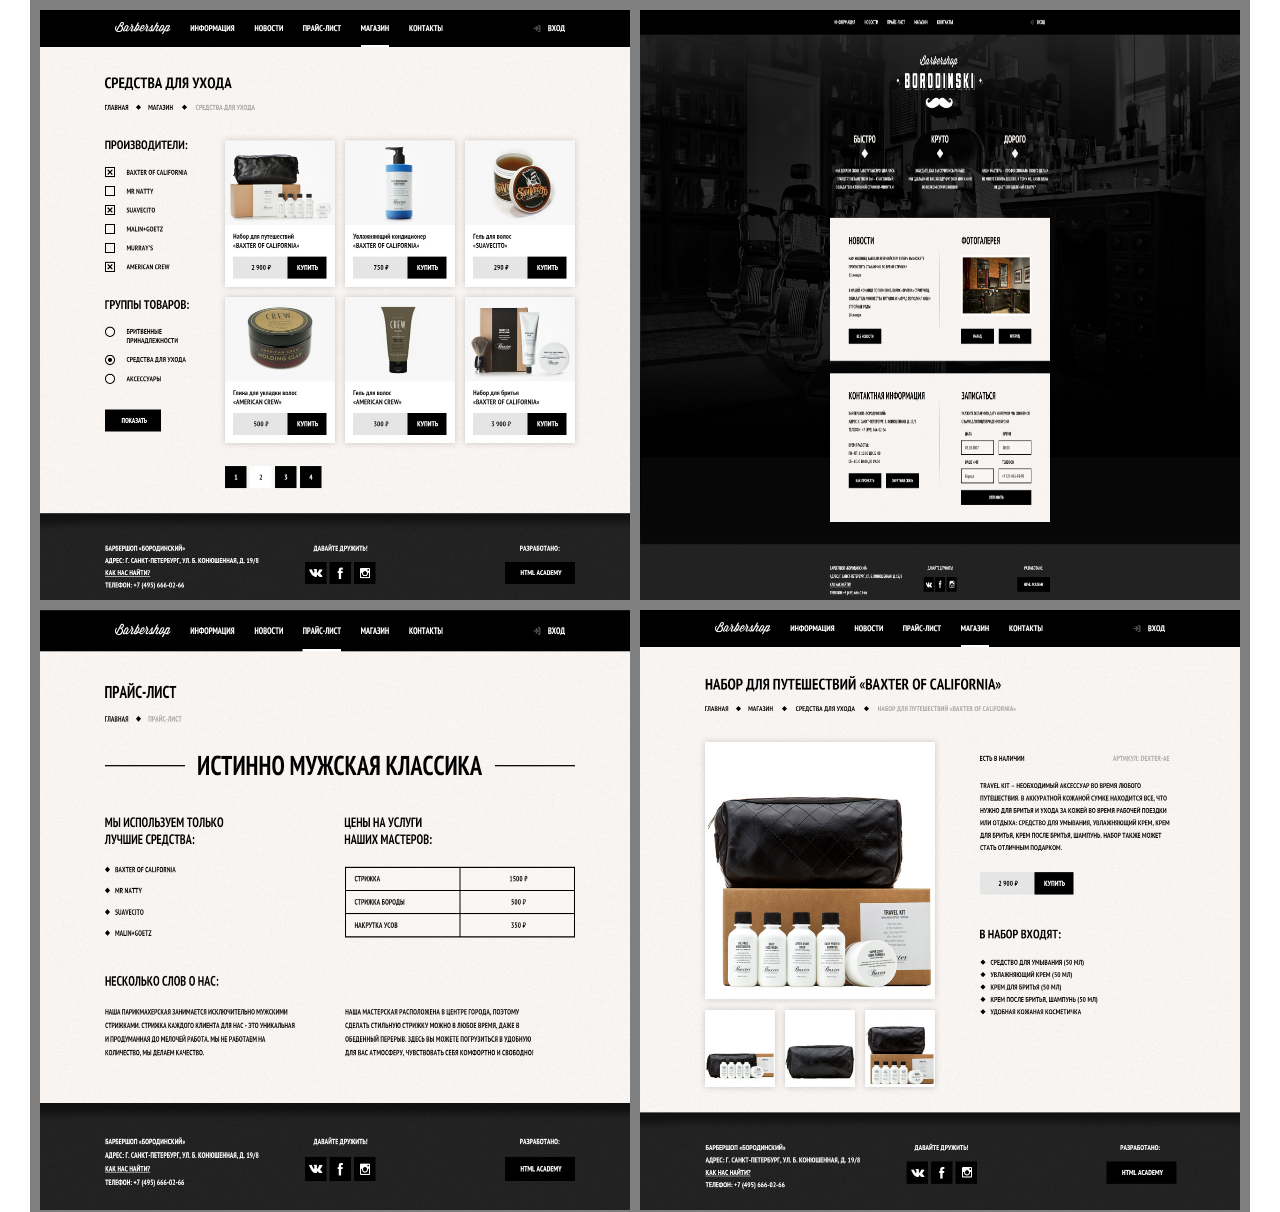
<file: Web-page-discription.html>
<!DOCTYPE html>

<head>
    <title>Barber shop</title>

    <!--Foreign code-->
    <link rel="stylesheet" href="./css/reset/reset.css">

    <!--Positioning-->
    <link rel="stylesheet" href="./css/positioning/Web-page-discription.css">

</head>
<div class="flex">
    <div class="flex flex-container flex-wrap">
        <a class="link_image" href="./shop.html">
            <img class="link_image_img" src="./img/previews/barbershop-shop.jpg" alt="">
        </a>
        <a class="link_image" href="./index.html">
            <img class="link_image_img" src="./img/previews/barbershop-index.jpg" alt="">
        </a>
        <a class="link_image" href="./price.html">
            <img class="link_image_img" src="./img/previews/barbershop-price.jpg" alt="">
        </a>
        <a class="link_image" href="./item.htm">
            <img class="link_image_img" src="./img/previews/barbershop-item.jpg" alt="">
        </a>
    </div>
</div>
</body>
</file>
<file: css/elements/barber-shop-button.css>
.button{
    box-sizing: border-box;
    font-size: 12px;
    line-height: 1.2em;
    font-weight: bold;
    text-transform: uppercase;
    color: white;
    background-color: black;
    padding-top: 15px;
    padding-bottom: 15px;
    width: 100%;
    border: none;
    text-decoration: none;
}

.button:hover,
.button:focus{
    cursor:pointer;
    color: white;
    background-color: #673d15;
    transition: 0.3s;
}

.button_invert:hover,
.button_invert:focus{
    color: black;
    background-color: white;
}
</file>
<file: css/elements/barber-shop-image.css>
.barber-shop-image{
    box-sizing: border-box;
    border: 5px white solid;
    width: 100%;
    height: 100%;
    object-fit: cover;
}
</file>
<file: css/elements/barber-shop-form.css>
.barber-shop-form{
    box-sizing: border-box;
    border: black solid 2px;
    background-color: white;
    color: black;
    font-size: 14px;
    line-height: 40px;
    width: 100%;
}

.barber-shop-labal{
    box-sizing: border-box;
    border: none;
    background-color: none;
    color: black;
    font-size: 14px;
    line-height: 40px;
    width: 100%;
    text-transform: uppercase;
    margin: 15px;
}
</file>
<file: css/blocks/header.css>
.header {
    display: flex;
    align-items: center;
    justify-content: center;
    background-color: black;
    /* height: 72px; */
    width: 100%;
}

.nav-container {
    display: flex;
    justify-content: space-between;
    align-items: center;
    width: 960px;
    /* height: 40px; */
}

.nav-container_left {
    display: flex;
    /* gap: 40px; */
    /* padding-left: 20px!important;
    padding-right: 20px; */
    margin-left: 30px;
}

.nav-container_rigt {
    display: flex;
    justify-content: center;
    align-items: center;
    position: relative;

    fill: #4d4d4d;
}

.nav-container_rigt:hover{
    fill: white;
}

.header__nav_wide{
    padding-left: 50px;
    padding-right: 30px;
}

.header__nav{
    color: white;
    text-decoration: none;
    text-transform: uppercase;
    font-size: 16px;
    line-height: 72px;
}

.header__nav:hover{
    background-color: #242424;
}

.header__svg {
    position: absolute;
    left: 24px;
}

.padding{
    padding-left: 20px;
    padding-right: 20px;
}

.nav_logo{
    transform: translateY(5px);
}
.nav_logo:hover{
    background-color: transparent;
}

.move-left{
    margin-left: -80px;
}

.move-right{
    margin-right: -40px;
}

.nav-current{
    border-bottom: white solid 5px;
}
</file>
<file: css/blocks/hero.css>
.hero {
    display: flex;
    flex-direction: column;
    align-items: center;
    color: white;
    text-transform: uppercase;
}

.hero-container {
    width: 960px;
    display: flex;
    align-items: flex-start;
    justify-content: space-around;
}

.hero-block {
    display: flex;
    flex-direction: column;
    align-items: center;
    justify-content: center;
}

.hero-block__header {
    font-size: 30px;
    line-height: 1em;
}

.hero-block__squire {
    background-color: white;
    width: 24px;
    height: 24px;
    margin-top: 20px;
    margin-bottom: 30px;
    transform: rotate(45deg);
}

.hero-block__text {
    text-align: center;
    font-size: 14px;
    line-height: 24px;
    width: 250px;
}

.hero-img{
    width: 370px;
    height: 160px;
}
</file>
<file: css/blocks/comon.css>
.common{
    display: flex;
    justify-content: center;
}

.common-container{
    /*display: flex;*/
    width: 960px;
    background-color: #f5f2ef;
}

.common-header{
    font-size: 30px;
    line-height: 1em;
    text-transform: uppercase;
    color: black;
}

.common-text{
    font-size: 14px;
    line-height: 24px;
    text-transform: uppercase;
    color: black;
}

.common-text_small{
    font-size: 10px;
}
</file>
<file: css/blocks/footer.css>
.footer{
    background-color: #252525;
    color: white;
    font-size: 14px;
    line-height: 24px;
    text-transform: uppercase;
    padding-top: 60px;
    padding-bottom: 40px;
}

.footer-container{
    width: 960px;
}

.footer-text_underline{
    text-decoration: underline;
}

.footer-text_center{
    text-align: center;
}

.icon-squire{
    display: flex;
    justify-content: center;
    align-items: center;

    background-color: black;
    width: 42px;
    height: 42px;
    fill: white;
}

.icon-squire:hover,
.icon-squire:focus{
    transition: 0.3s;
    background-color: white;
    fill: black;
}

/* .svg:hover{
    fill: black;
} */

.footer-icon-container{
    display: flex;
    justify-content:space-between;
    align-items: center;
}

.footer-button-gap{
    margin-top: 20px;
}
</file>
<file: css/positioning/index.css>
@font-face {
    font-family: 'barber-shop-font';
    src: url('../../fonts/ptsansnarrow.woff2') format('woff2'),
        url('../../fonts/ptsansnarrow.woff') format('woff');
}

@font-face {
    font-family: 'barber-shop-font-bold';
    src: url('../../fonts/ptsansnarrowbold.woff2') format('woff2'),
        url('../../fonts/ptsansnarrowbold.woff') format('woff');
}

body {
    background-image: url(../../img/png/background.png);
    font-family: 'barber-shop-font-bold';
}

/*hero*/
.hero {
    padding-top: 60px;
    padding-bottom: 60px;
}

.hero-img {
    margin-bottom: 75px;
}

.hero-block__text {
    font-family: 'barber-shop-font';
}

/*common*/
.common-header{
    margin-bottom: 36px;
}

.common-container{
    padding-top: 55px;
    padding-bottom: 50px;
}
/*news*/
.news{
    margin-bottom: 35px;
}

.news-text-gap{
    margin-bottom: 15px;
}

.news-button-gap{
    margin-top: 40px;
}

/* contact us */
.contact-us{
    margin-bottom: 65px;
}

/*button*/

/* Form */
.form-text-gep{
    margin-bottom: 30px;
}

.form-text-gep_small{
    margin-bottom: 10px;
}

.form-button-gap{
    margin-top: 20px;
}
</file>
<file: css/elements/barfer-shop-font.css>
@font-face {
    font-family: 'barber-shop-font';
    src: url('../../fonts/ptsansnarrow.woff2') format('woff2'),
        url('../../fonts/ptsansnarrow.woff') format('woff');
}

@font-face {
    font-family: 'barber-shop-font-bold';
    src: url('../../fonts/ptsansnarrowbold.woff2') format('woff2'),
        url('../../fonts/ptsansnarrowbold.woff') format('woff');
}

.h1{
    font-family: "barber-shop-font-bold";
    text-transform: uppercase;
    font-size: 36px;
    line-height: 1em;
    text-align: center;
}

.h2{
    font-family: "barber-shop-font-bold";
    text-transform: uppercase;
    font-size: 22px;
    line-height: 30px;
}

.h3{
    font-family: "barber-shop-font-bold";
    text-transform: uppercase;
    font-size: 20px;
    line-height: 1em;
}

.text{
    color:black;
    text-decoration: none;
    font-family: "barber-shop-font-bold";
    text-transform: uppercase;
    font-size: 14px;
    line-height: 24px;
}

.text-normal{
    text-transform: none;
}

.list_small_gaps{
    font-family: "barber-shop-font-bold";
    text-transform: uppercase;
    font-size: 14px;
    line-height: 1em;
    padding-bottom: 14px;
}

.list_big_gaps{
    font-family: "barber-shop-font-bold";
    text-transform: uppercase;
    font-size: 14px;
    line-height: 1em;
    padding-bottom: 28px;
}
</file>
<file: css/blocks/landing-page.css>
.landing-page {
    display: flex;
    justify-content: start;
    align-items: center;
    background-color: #f8f5f2;
}

.landing-page-container {
    width: 960px;
}

/* Navigation */
.landing-page-nav {
    display: flex;
    align-items: center;
}

.landing-page-nav_margin {
    margin-right: 15px;
}

.landing-page-current {
    color: #aba9a7;
}

/* Squire */
.landing-page-squire {
    width: 6px;
    height: 6px;
    transform: rotate(45deg);
    background-color: black;
}

.landing-page-squire_current {
    background-color: #f1cdb0;
}

.header-line {
    background-color: black;
    height: 2px;
}

.landing-page-list {
    display: flex;
    align-items: center;
}

.landing-page-list_margin {
    margin-right: 10px;
}
</file>
<file: css/blocks/barbershop-goods.css>
.goods-container{
    display: flex;
    flex-direction: column;
    align-items: center;
    padding: 0;
    color: white;
    padding-bottom: 16px;
    box-shadow: 0px 0px 10px #cccbcb;
}

.goods-img{
    width: 100%;
    height: 60%;
    object-fit: cover;
}

.goods-text-box{
    width: 90%;
    color: black;
    display: flex;
    flex-direction: column;
    align-items: flex-start;
    text-align: start;
}

.goods-buy-box{
    display: flex;
    align-items: center;
    text-align: center;
    color: black;
    width: 90%;
    background-color: #e5e5e5;
}

.goods-price{
    width: 60%;
}

.goods-price-button{
    width: 40%;
}

.goods-margin_allElements{
    margin-bottom: 15px;
}
</file>
<file: css/positioning/items.css>
@font-face {
    font-family: 'barber-shop-font';
    src: url('../../fonts/ptsansnarrow.woff2') format('woff2'),
        url('../../fonts/ptsansnarrow.woff') format('woff');
}

@font-face {
    font-family: 'barber-shop-font-bold';
    src: url('../../fonts/ptsansnarrowbold.woff2') format('woff2'),
        url('../../fonts/ptsansnarrowbold.woff') format('woff');
}

body {
    font-family: 'barber-shop-font-bold';
}

/* Landing page spasing*/
.landing-page-padding {
    padding-top: 60px;
    padding-bottom: 50px;
}

.landing-page-header_gap {
    margin-bottom: 30px;
}

.landing-page-nav_gap {
    margin-bottom: 60px;
}

.landing-page-element_gap {
    margin-bottom: 40px;
}

.landing-page-button_gap {
    margin-bottom: 65px;
}

/* landing page button*/

.landing-page-button-container {
    display: flex;
    justify-content: start;
    align-items: center;
}

.landing-page-button {
    width: 80px;
}

.landing-page-price {
    display: flex;
    justify-content: center;
    align-items: center;
    height: 100%;
    width: 110px;
    background-color: #e5e5e5;
}

/* landing page image */

.landing-page-image {
    width: 100%;
    box-shadow: 0px 0px 10px #cccbcb;
}

.landing-page-image-gap_vertical {
    margin-bottom: 20px;
}

.landing-page-image-gap_horizontal {
    margin-right: 20px;
}
</file>
<file: css/elements/barber-shop-table.css>
.barber-shop-table,
table,
tr,
td{
    border: black solid 2px;
}

.barber-shop-table{
    width: 100%;
}

td{
    line-height: 42px;
    width: 50%;
}

.table_padding{
    padding-left: 20px;
}

.table_center{
    text-align: center;
}
</file>
<file: css/positioning/price.css>
@font-face {
    font-family: 'barber-shop-font';
    src: url('../../fonts/ptsansnarrow.woff2') format('woff2'),
        url('../../fonts/ptsansnarrow.woff') format('woff');
}

@font-face {
    font-family: 'barber-shop-font-bold';
    src: url('../../fonts/ptsansnarrowbold.woff2') format('woff2'),
        url('../../fonts/ptsansnarrowbold.woff') format('woff');
}

body {
    font-family: 'barber-shop-font-bold';
}

/* Landing page spasing*/
.landing-page{
    padding-top: 60px;
    padding-bottom: 80px;
}

.landing-page-header_gap{
    margin-bottom: 40px;
}

.landing-page-header_big-gap{
    margin-top: 60px;
    margin-bottom: 70px;
}
</file>
<file: css/elements/barber-shop-checkbox.css>
/* https://www.w3schools.com/howto/howto_css_custom_checkbox.asp */


/* Customize the container */
.checkbox-container {
    display: flex;
    position: relative;
    padding-left: 35px;
    cursor: pointer;
    user-select: none;
    margin-bottom: 10px;
    line-height: 21px;
  }
  
  /* Hide the browser's default checkbox */
  .checkbox-container input {
    position: absolute;
    opacity: 0;
    cursor: pointer;
    height: 0;
    width: 0;
  }

  /* Create a custom checkbox */
.checkmark {
    position: absolute;
    top: 0;
    left: 0;
    height: 20px;
    width: 20px;
    border: solid black 2px;
    background-color: transparent;
  }

  /* On mouse-over, add a brown background color */
  .checkbox-container:hover input ~ .checkmark::after,
  .checkbox-container:hover input ~ .checkmark::before {
    background-color: #673d15;
  }

  .checkbox-container:hover .checkmark{
    border-color: #673d15;
  }
  
  .checkbox-container:hover{
    color: #673d15;
  }

  /* When the checkbox is checked, add a blue background
.checkbox-container input:checked ~ .checkmark {
  background-color: #2196F3;
} */

/* Create the checkmark/indicator (hidden when not checked)  */
.checkmark::after,
.checkmark::before {
  content: "";
  position: absolute;
  display: none;
}


/* Show the checkmark when checked */
.checkbox-container input:checked ~ .checkmark:after,
.checkbox-container input:checked ~ .checkmark::before {
    display: block;
  }

/* Style the checkmark/indicator */
 .checkmark::after,
 .checkmark::before {
    top: 2px;
    left: 8px;
    background-color: black;
    width: 3px;
    height: 80%;
}

.checkmark::after{
    transform: rotate(45deg);
}

.checkmark::before{
    transform: rotate(-45deg);
}
</file>
<file: css/elements/barber-shop-radioButton.css>
/* https://www.w3schools.com/howto/howto_css_custom_checkbox.asp */
 
 /* Customize the label (the container) */
 .radioButton-container {
    display: block;
    position: relative;
    padding-left: 35px;
    margin-bottom: 12px;
    cursor: pointer;
    -webkit-user-select: none;
    -moz-user-select: none;
    -ms-user-select: none;
    user-select: none;
    line-height: 21px;
  }
  
  /* Hide the browser's default radio button */
  .radioButton-container input {
    position: absolute;
    opacity: 0;
    cursor: pointer;
    height: 0;
    width: 0;
  }
  
  /* Create a custom radio button */
  .radio-checkmark {
    border: solid black 2px;
    position: absolute;
    top: 0;
    left: 0;
    height: 20px;
    width: 20px;
    background-color: transparent;
    border-radius: 50%;
  }
  
  /* On mouse-over, add a brown background color */
  .radioButton-container:hover input ~ .radio-checkmark::after {
    background-color: #673d15;
  }

  .radioButton-container:hover .radio-checkmark{
    border-color: #673d15;
  }
  
  .radioButton-container:hover{
    color: #673d15;
  }

  /* When the radio button is checked, add a blue background
  .radioButton-container input:checked ~ .radio-checkmark {
    background-color: black;
  }
   

  /* Create the indicator (the dot/circle - hidden when not checked) */
  .radio-checkmark:after {
    content: "";
    position: absolute;
    display: none;
  }
  
  /* Show the indicator (dot/circle) when checked */
  .radioButton-container input:checked ~ .radio-checkmark:after {
    display: block;
  }
  
  /* Style the indicator (dot/circle) */
  .radioButton-container .radio-checkmark:after {
    top: 5px;
    left: 5px;
    width: 10px;
    height: 10px;
    border-radius: 50%;
    background: black;
  }
</file>
<file: css/elements/Barber-shop-orderList.css>
.Order-list-container{
    display: flex;
    flex-direction: row;
}

.Order-list-box{
    display: flex;
    flex-direction: row;
    align-items: center;
    justify-content: center;
    width: 42px;
    height: 42px;
    background-color: black;
    color: white;
    font-size: 12px;
    line-height: 1em;
}

.Order-list-box:hover,
.Order-list-box:focus{
    cursor:pointer;
    color: white;
    background-color: #673d15;
    transition: 0.3s;
}

.Order-list-box-current{
    background-color: white;
    color: black;
}

.Order-list-box-current:hover,
.Order-list-box-current:focus{
    cursor: auto;
    background-color: white;
    color: black;
}
</file>
<file: css/positioning/shop.css>
@font-face {
    font-family: 'barber-shop-font';
    src: url('../../fonts/ptsansnarrow.woff2') format('woff2'),
        url('../../fonts/ptsansnarrow.woff') format('woff');
}

@font-face {
    font-family: 'barber-shop-font-bold';
    src: url('../../fonts/ptsansnarrowbold.woff2') format('woff2'),
        url('../../fonts/ptsansnarrowbold.woff') format('woff');
}

body {
    font-family: 'barber-shop-font-bold';
}

/* Landing page spasing*/
.landing-page-padding{
    padding-top: 60px;
    padding-bottom: 50px;
}

.landing-page-header_gap{
    margin-bottom: 30px;
}

.landing-page-nav_gap{
    margin-bottom: 60px;
}

.landing-page-list_gap{
    margin-bottom: 50px;
}

/*goods*/

.goods-container{
    height: 290px;
    margin: 10px;
}

.Order-list-container{
    margin-top: 30px;
}

.Order-list-box{
    margin-right: 8px;
}



/* list button */

.goods-list-button{
    width: 50%;
}
</file>
<file: css/positioning/Web-page-discription.css>
@font-face {
    font-family: 'barber-shop-font';
    src: url('../../fonts/ptsansnarrow.woff2') format('woff2'),
        url('../../fonts/ptsansnarrow.woff') format('woff');
}

@font-face {
    font-family: 'barber-shop-font-bold';
    src: url('../../fonts/ptsansnarrowbold.woff2') format('woff2'),
        url('../../fonts/ptsansnarrowbold.woff') format('woff');
}

body {
    margin-top: 10px;
    font-family: 'barber-shop-font-bold';
}

.flex {
    display: flex;
    align-items: center;
    justify-content: center;
}

.flex-wrap {
    flex-wrap: wrap;
}

.flex-container {
    width: 1200px;
    height: 600px;
    background-color: blue;
}

.link_image {
    width: 50%;
    height: 100%;
    outline: solid gray 10px;
    background-color: black;
}

.link_image_img {
    width: 100%;
    height: 100%;
    object-fit: fill;
}
</file>
